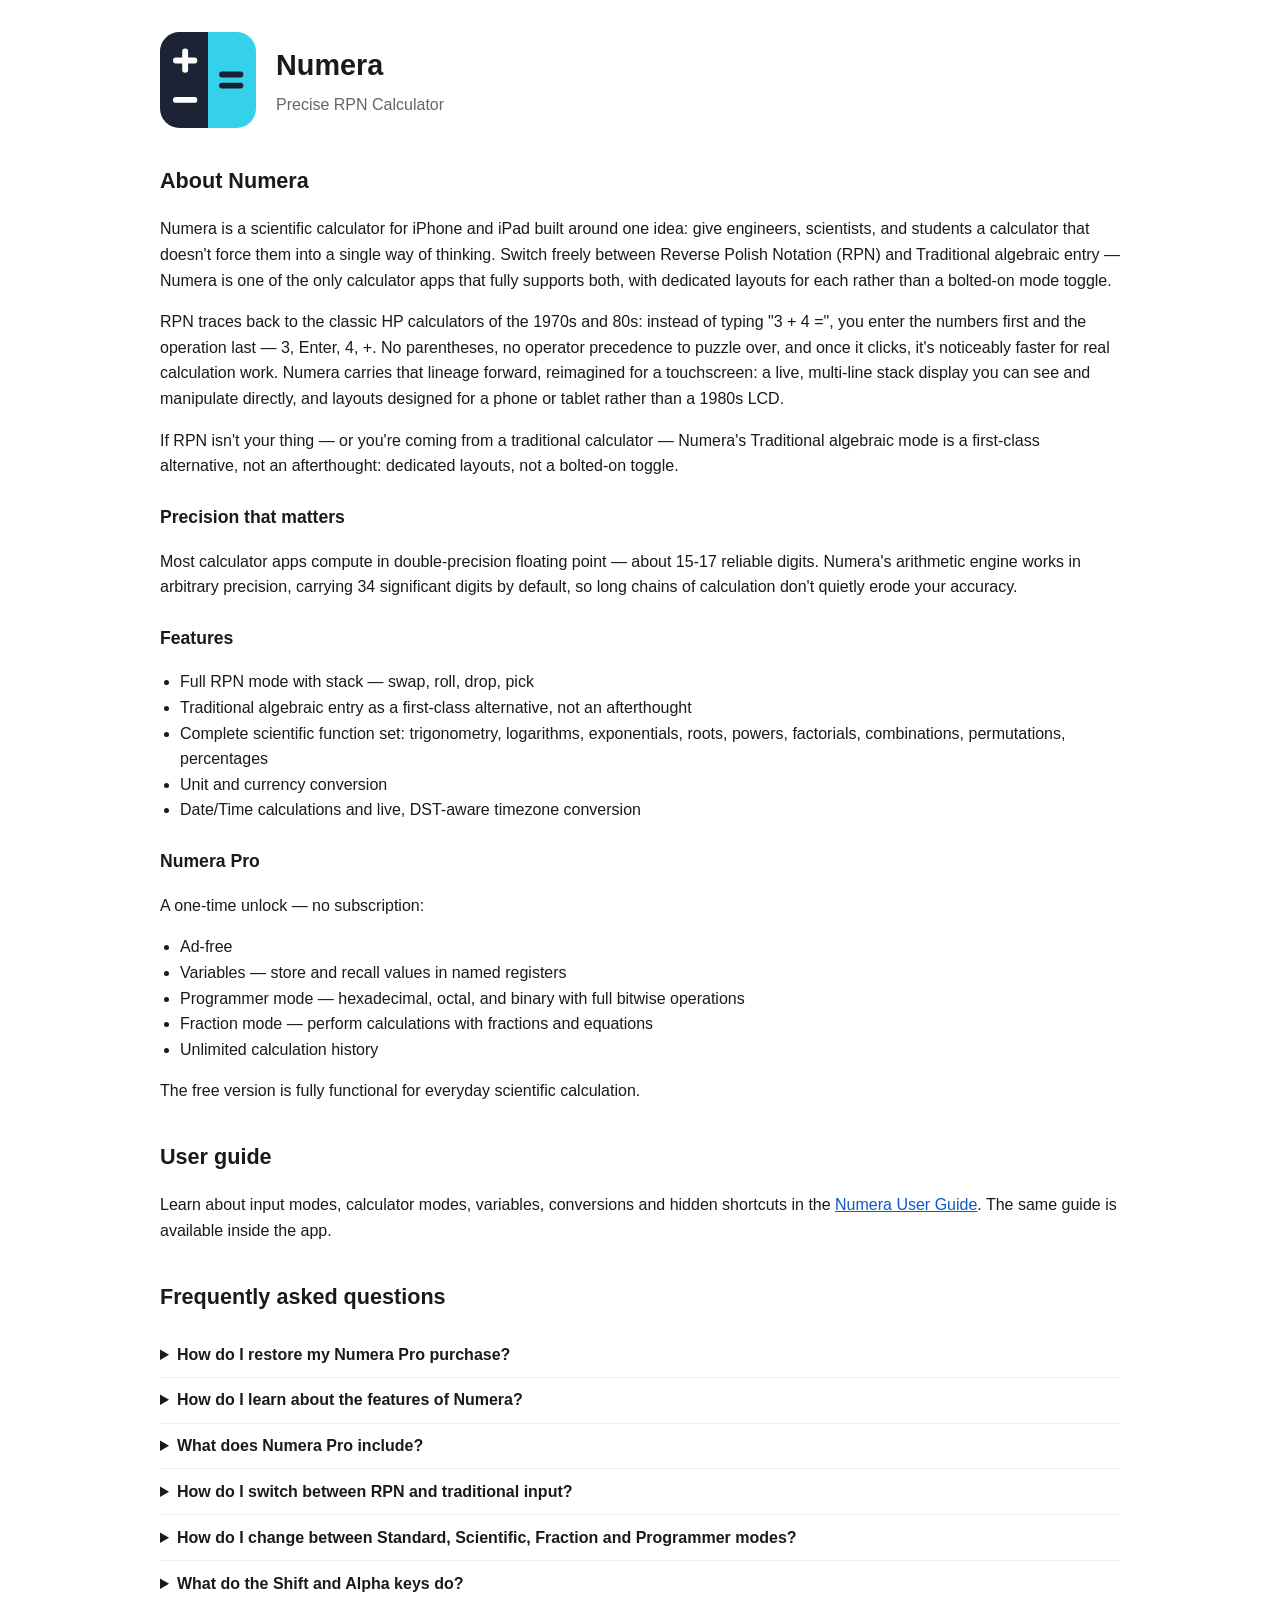
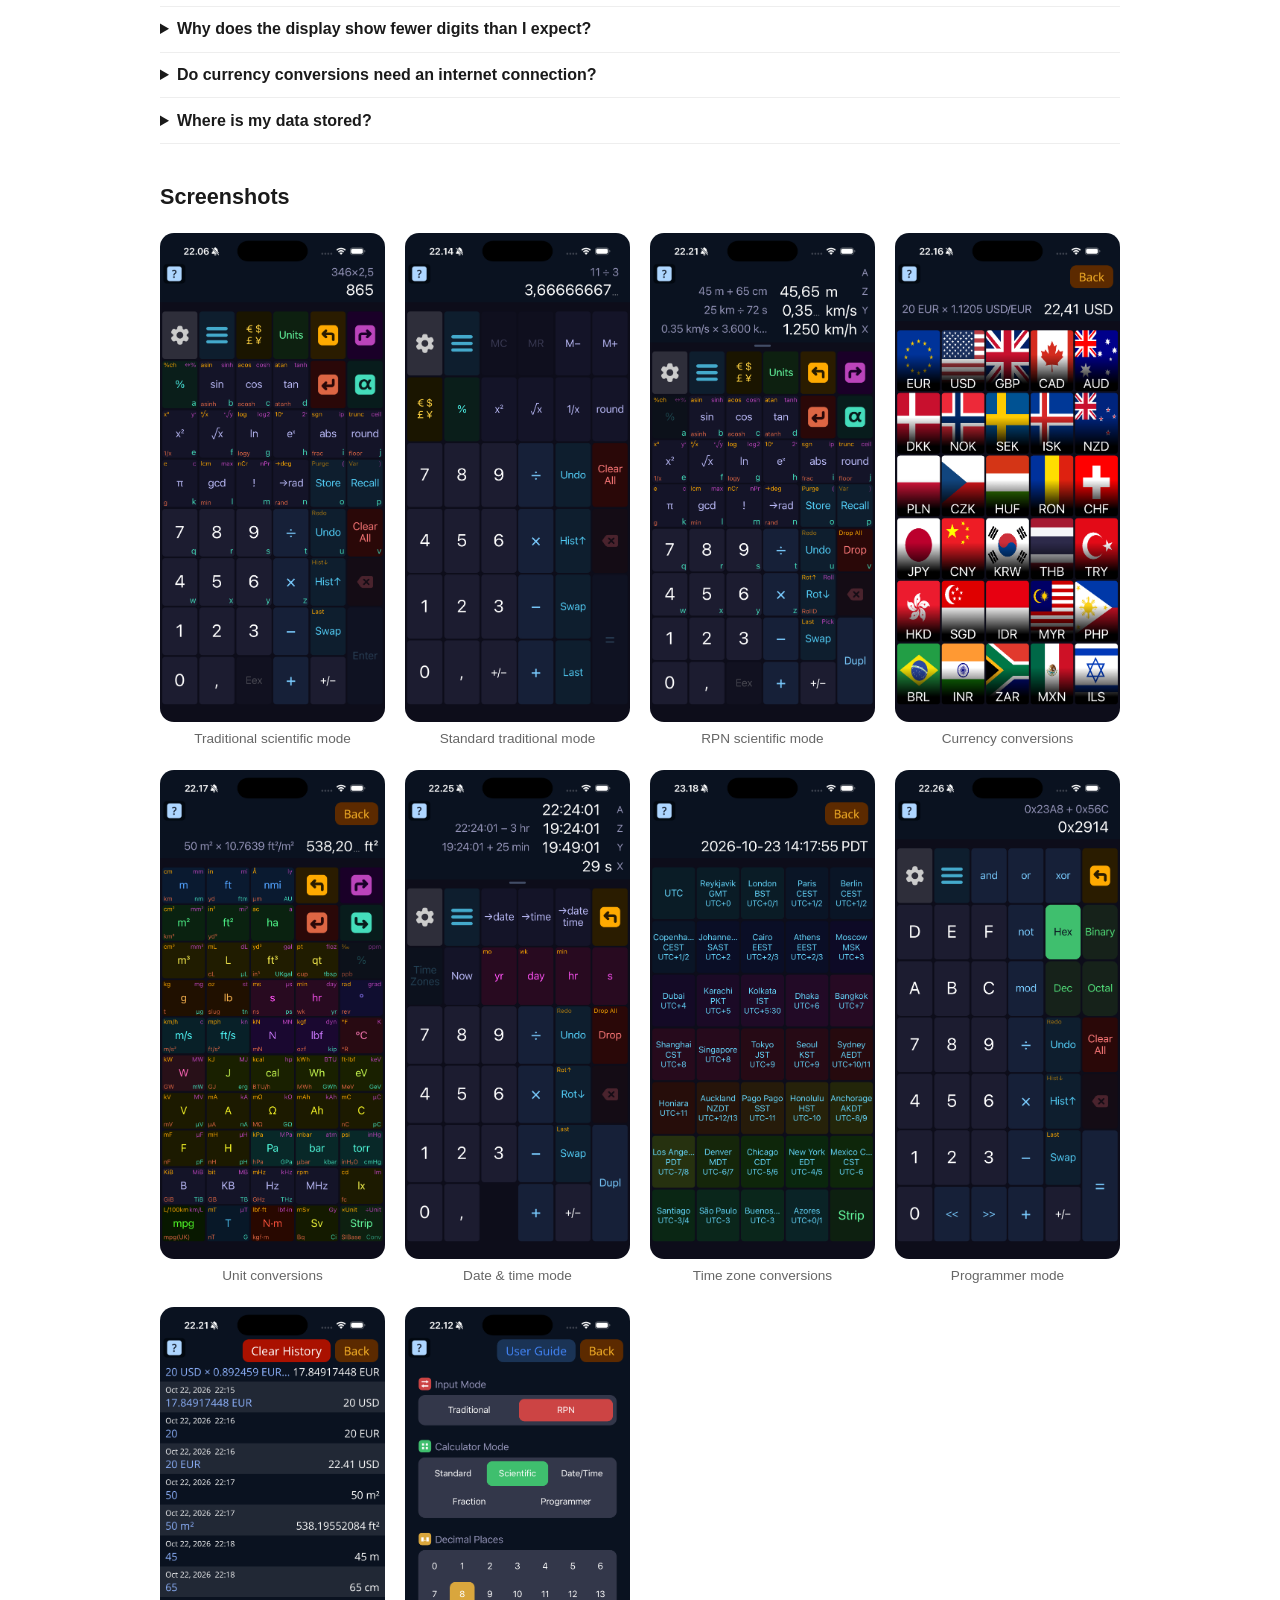
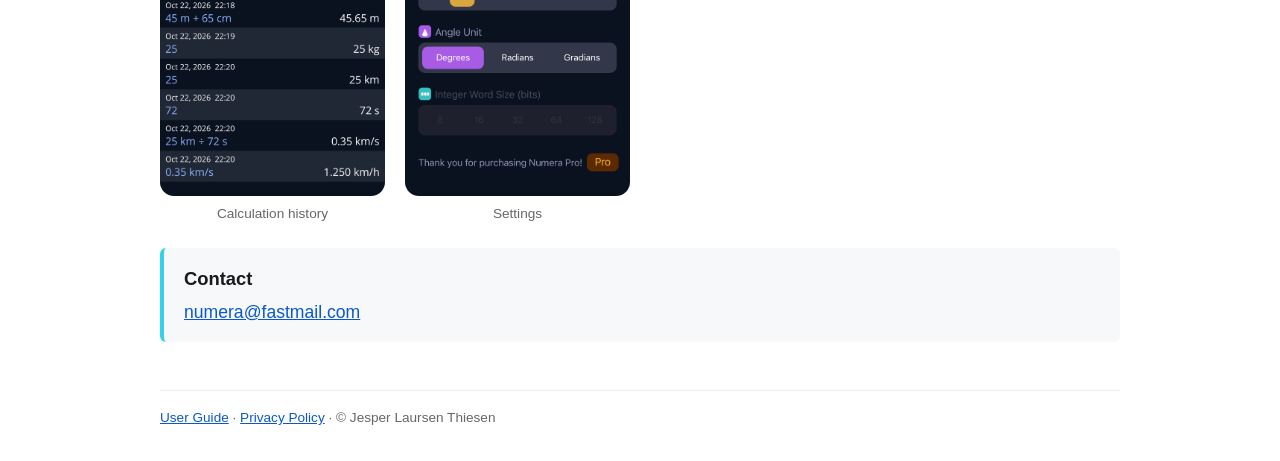
<file: index.html>
<!DOCTYPE html>
<html lang="en">
<head>
<meta charset="utf-8">
<meta name="viewport" content="width=device-width, initial-scale=1">
<title>Numera</title>
<meta name="description" content="Numera is a scientific calculator for iPhone and iPad that fully supports both RPN and Traditional algebraic entry.">
<link rel="icon" href="favicon.svg" type="image/svg+xml">
<link rel="stylesheet" href="style.css">
</head>
<body>
<main>

<header class="hero">
  <img src="logo.svg" alt="Numera app icon" width="96" height="96">
  <div>
    <h1>Numera</h1>
    <p>Precise RPN Calculator</p>
  </div>
</header>

<section class="about">
  <h2>About Numera</h2>
  <p>Numera is a scientific calculator for iPhone and iPad built around one idea: give engineers,
    scientists, and students a calculator that doesn't force them into a single way of thinking.
    Switch freely between Reverse Polish Notation (RPN) and Traditional algebraic entry — Numera is
    one of the only calculator apps that fully supports both, with dedicated layouts for each rather
    than a bolted-on mode toggle.</p>
  <p>RPN traces back to the classic HP calculators of the 1970s and 80s: instead of typing
    "3 + 4 =", you enter the numbers first and the operation last — 3, Enter, 4, +. No parentheses,
    no operator precedence to puzzle over, and once it clicks, it's noticeably faster for real
    calculation work. Numera carries that lineage forward, reimagined for a touchscreen: a live,
    multi-line stack display you can see and manipulate directly, and
    layouts designed for a phone or tablet rather than a 1980s LCD.</p>
  <p>If RPN isn't your thing — or you're coming from a traditional calculator — Numera's Traditional
    algebraic mode is a first-class alternative, not an afterthought: dedicated layouts, not a
    bolted-on toggle.</p>

  <h3>Precision that matters</h3>
  <p>Most calculator apps compute in double-precision floating point — about 15-17 reliable digits.
    Numera's arithmetic engine works in arbitrary precision, carrying 34 significant digits by
    default, so long chains of calculation don't quietly erode your accuracy.</p>

  <h3>Features</h3>
  <ul>
    <li>Full RPN mode with stack — swap, roll, drop, pick</li>
    <li>Traditional algebraic entry as a first-class alternative, not an afterthought</li>
    <li>Complete scientific function set: trigonometry, logarithms, exponentials, roots, powers,
      factorials, combinations, permutations, percentages</li>
    <li>Unit and currency conversion</li>
    <li>Date/Time calculations and live, DST-aware timezone conversion</li>
  </ul>

  <h3>Numera Pro</h3>
  <p>A one-time unlock — no subscription:</p>
  <ul>
    <li>Ad-free</li>
    <li>Variables — store and recall values in named registers</li>
    <li>Programmer mode — hexadecimal, octal, and binary with full bitwise operations</li>
    <li>Fraction mode — perform calculations with fractions and equations</li>
    <li>Unlimited calculation history</li>
  </ul>
  <p>The free version is fully functional for everyday scientific calculation.</p>
</section>

<h2>User guide</h2>
<p>Learn about input modes, calculator modes, variables, conversions and hidden shortcuts in the
  <a href="guide/">Numera User Guide</a>. The same guide is available inside the app.</p>

<h2>Frequently asked questions</h2>

<details>
  <summary>How do I restore my Numera Pro purchase?</summary>
  <p>Open <strong>Settings</strong> and tap <strong>Restore Purchase</strong>, signed in with the same Apple
    Account used to buy Numera Pro. You can also tap <strong>Restore Purchase</strong> on the Numera Pro screen.</p>
</details>

<details>
  <summary>How do I learn about the features of Numera?</summary>
  <p><strong>Help Hint button:</strong> tap the <strong>?</strong> button in the upper-left corner of the
    calculator to enter Help Hint mode. The calculator freezes, and tapping any button shows a popup describing
    what it does. Tap the <strong>?</strong> again, or the popup, to leave Help Hint mode.</p>
  <p><strong>User guide:</strong> in the app, open <strong>Settings</strong>
    and tap the <strong>User Guide</strong> button at the top. You can also access it here at <a href="guide/">Numera User Guide</a>.</p>
</details>

<details>
  <summary>What does Numera Pro include?</summary>
  <p>A one-time purchase, with no subscription: variables, Programmer layouts (hex, octal, binary and
    bitwise operations), Fraction and equation mode, full calculation history, and all future Pro features.
    Pro also removes advertising.</p>
</details>

<details>
  <summary>How do I switch between RPN and traditional input?</summary>
  <p>Go to <strong>Settings</strong> &rarr; <strong>Input Mode</strong>. You can switch at any time, and your
    current value carries over. See the <a href="guide/">user guide</a> for how RPN works.</p>
</details>

<details>
  <summary>How do I change between Standard, Scientific, Fraction and Programmer modes?</summary>
  <p>Go to <strong>Settings</strong> &rarr; <strong>Calculator Mode</strong>.</p>
</details>

<details>
  <summary>What do the Shift and Alpha keys do?</summary>
  <p>Each button can carry alternate functions in its corners. Use the <strong>Shift</strong> keys to reach them,
    or the Alpha key to pick variable names. You can also press a button and slide toward the corner holding the
    action you want. Tap the <strong>?</strong> icon in the top-left status bar, then tap any button to see what it does.</p>
</details>

<details>
  <summary>Why does the display show fewer digits than I expect?</summary>
  <p>Numera rounds the display to your decimal-places setting but keeps full precision internally.
    Tap the value on screen to toggle between the rounded and the full-precision display.
    Change the number of decimal places displayed in <strong>Settings</strong>.</p>
</details>

<details>
  <summary>Do currency conversions need an internet connection?</summary>
  <p>Currency conversions use live exchange rates, so they need a connection to update.</p>
</details>

<details>
  <summary>Where is my data stored?</summary>
  <p>Your calculations, history, variables and settings are stored only on your device. See the
    <a href="https://jthiesen.github.io/numera-info/">Privacy Policy</a> for details.</p>
</details>

<h2>Screenshots</h2>
<ul class="shots">
  <li><figure><button class="zoom" type="button"><img src="img/01-traditional-scientific.png" width="1206" height="2622" loading="lazy" alt="Traditional scientific calculator keypad"></button><figcaption>Traditional scientific mode</figcaption></figure></li>
  <li><figure><button class="zoom" type="button"><img src="img/02-standard-traditional.png" width="1206" height="2622" loading="lazy" alt="Standard calculator keypad"></button><figcaption>Standard traditional mode</figcaption></figure></li>
  <li><figure><button class="zoom" type="button"><img src="img/03-rpn-scientific.png" width="1206" height="2622" loading="lazy" alt="Scientific calculator with a multi-line stack display"></button><figcaption>RPN scientific mode</figcaption></figure></li>
  <li><figure><button class="zoom" type="button"><img src="img/04-currencies.png" width="1206" height="2622" loading="lazy" alt="Currency conversion browser"></button><figcaption>Currency conversions</figcaption></figure></li>
  <li><figure><button class="zoom" type="button"><img src="img/05-units.png" width="1206" height="2622" loading="lazy" alt="Unit conversion browser"></button><figcaption>Unit conversions</figcaption></figure></li>
  <li><figure><button class="zoom" type="button"><img src="img/06-date-time.png" width="1206" height="2622" loading="lazy" alt="Date and time calculations"></button><figcaption>Date &amp; time mode</figcaption></figure></li>
  <li><figure><button class="zoom" type="button"><img src="img/07-timezones.png" width="1206" height="2622" loading="lazy" alt="Time zone conversion"></button><figcaption>Time zone conversions</figcaption></figure></li>
  <li><figure><button class="zoom" type="button"><img src="img/08-programmer.png" width="1206" height="2622" loading="lazy" alt="Programmer mode with hexadecimal keypad"></button><figcaption>Programmer mode</figcaption></figure></li>
  <li><figure><button class="zoom" type="button"><img src="img/09-history.png" width="1206" height="2622" loading="lazy" alt="Calculation history"></button><figcaption>Calculation history</figcaption></figure></li>
  <li><figure><button class="zoom" type="button"><img src="img/10-settings.png" width="1206" height="2622" loading="lazy" alt="Settings screen"></button><figcaption>Settings</figcaption></figure></li>
</ul>

<section class="contact">
  <h2>Contact</h2>
  <p><a href="mailto:numera@fastmail.com">numera@fastmail.com</a></p>
</section>

</main>

<dialog class="lightbox" aria-label="Screenshot viewer">
  <img alt="">
  <p class="lb-caption"></p>
  <button type="button" class="lb-btn lb-close" aria-label="Close">&times;</button>
  <button type="button" class="lb-btn lb-prev" aria-label="Previous screenshot">&lsaquo;</button>
  <button type="button" class="lb-btn lb-next" aria-label="Next screenshot">&rsaquo;</button>
</dialog>

<script>
(function () {
  var dialog = document.querySelector(".lightbox");
  if (!dialog || !dialog.showModal) { return; }
  var thumbs = Array.prototype.slice.call(document.querySelectorAll(".shots .zoom"));
  var img = dialog.querySelector("img");
  var caption = dialog.querySelector(".lb-caption");
  var current = 0;

  function show(i) {
    current = (i + thumbs.length) % thumbs.length;
    var src = thumbs[current].querySelector("img");
    img.src = src.getAttribute("src");
    img.alt = src.alt;
    caption.textContent = thumbs[current].parentNode.querySelector("figcaption").textContent;
  }

  thumbs.forEach(function (t, i) {
    t.addEventListener("click", function () {
      show(i);
      dialog.showModal();
      document.documentElement.classList.add("lb-open");
    });
  });

  dialog.querySelector(".lb-prev").addEventListener("click", function (e) { e.stopPropagation(); show(current - 1); });
  dialog.querySelector(".lb-next").addEventListener("click", function (e) { e.stopPropagation(); show(current + 1); });
  dialog.addEventListener("click", function () { dialog.close(); });
  dialog.addEventListener("close", function () {
    document.documentElement.classList.remove("lb-open");
    thumbs[current].focus();
  });
  dialog.addEventListener("keydown", function (e) {
    if (e.key === "ArrowLeft") { show(current - 1); }
    else if (e.key === "ArrowRight") { show(current + 1); }
  });
})();
</script>

<footer>
  <a href="guide/">User Guide</a> &middot;
  <a href="https://jthiesen.github.io/numera-info/">Privacy Policy</a> &middot;
  &copy; Jesper Laursen Thiesen
</footer>
</body>
</html>
</file>
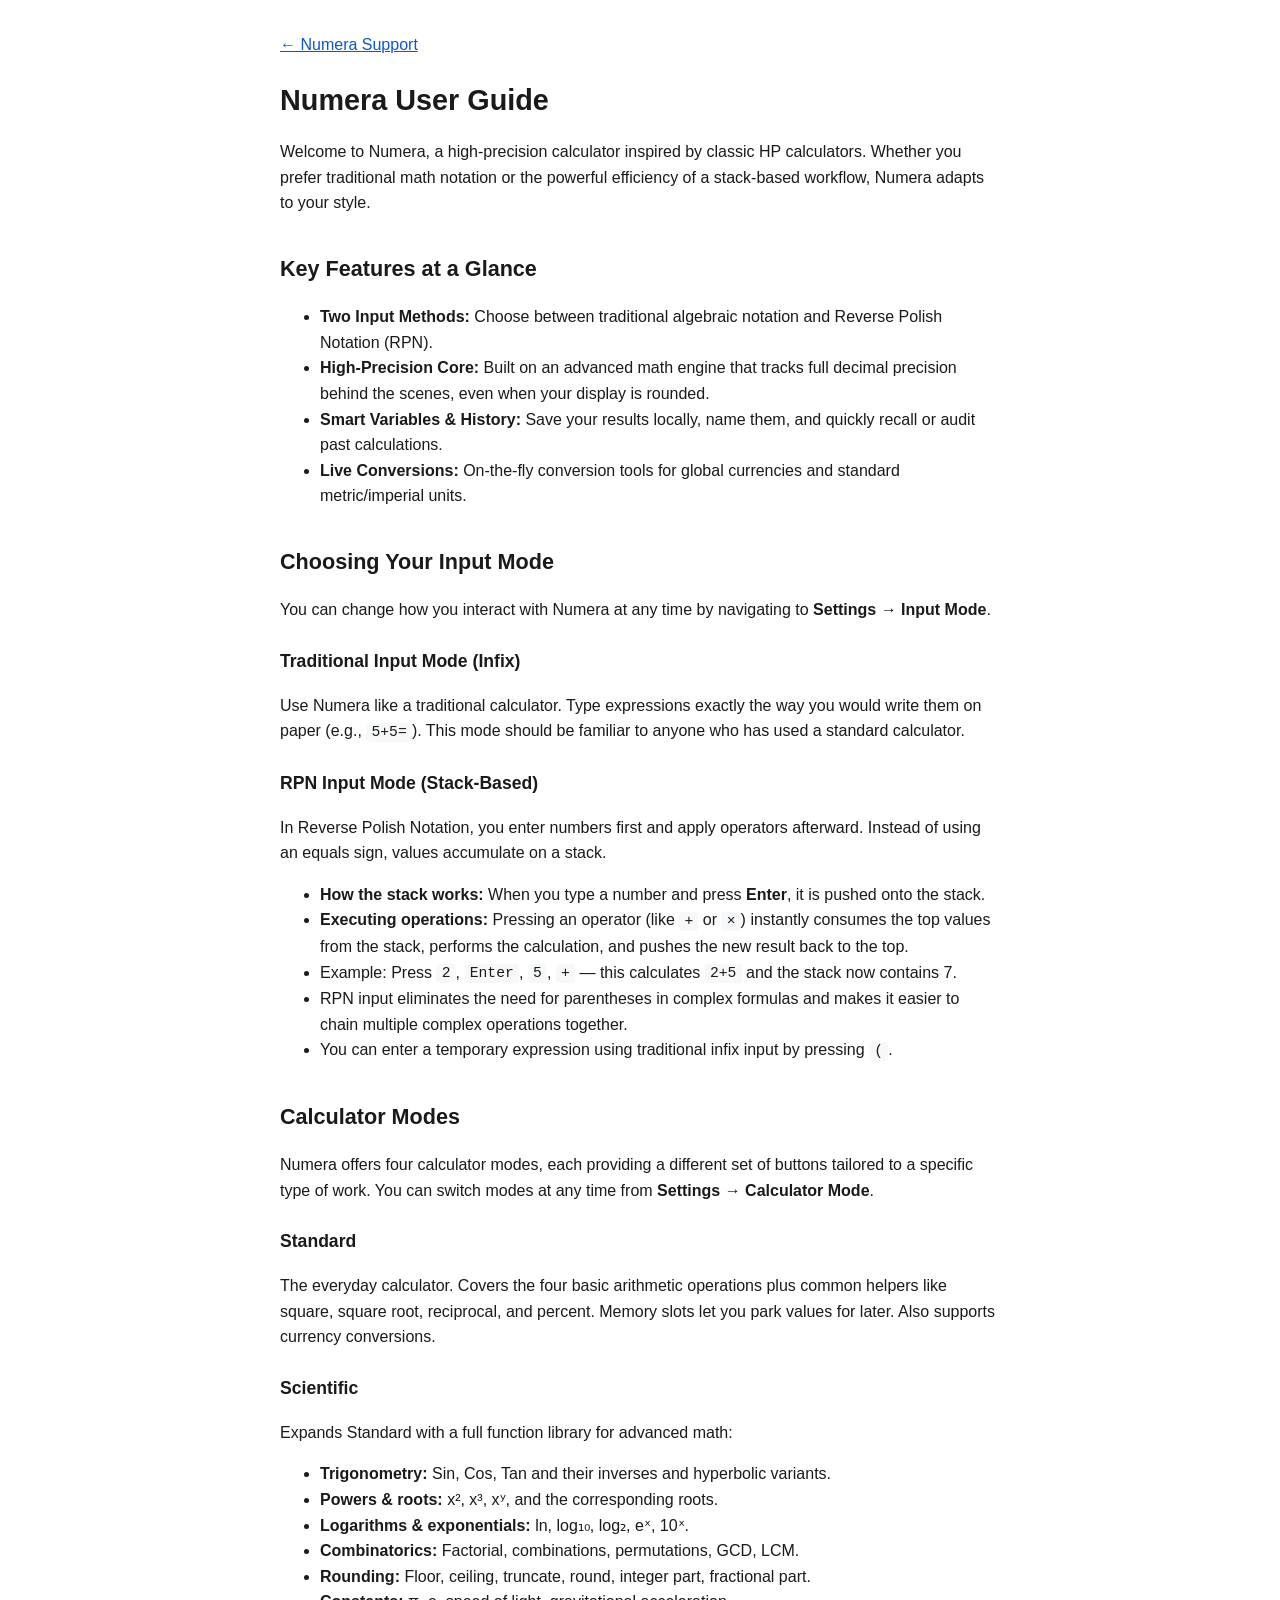
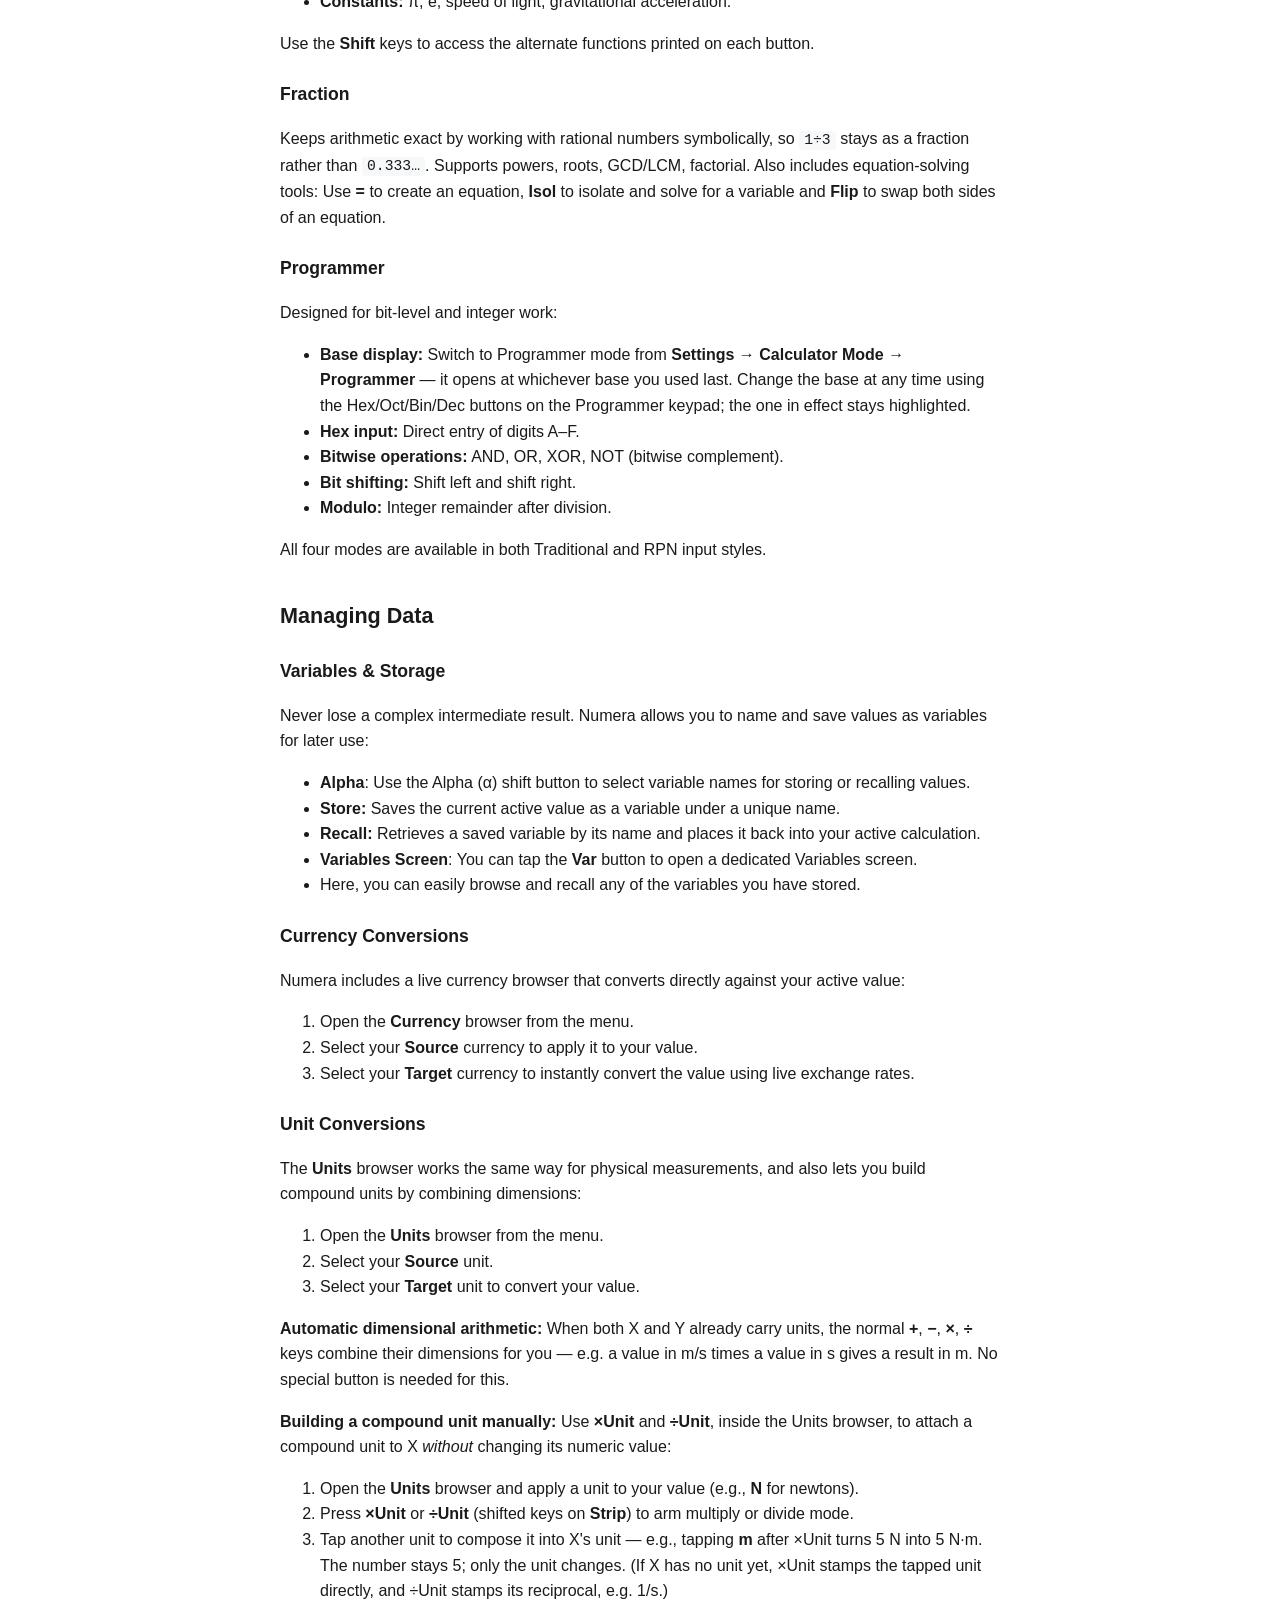
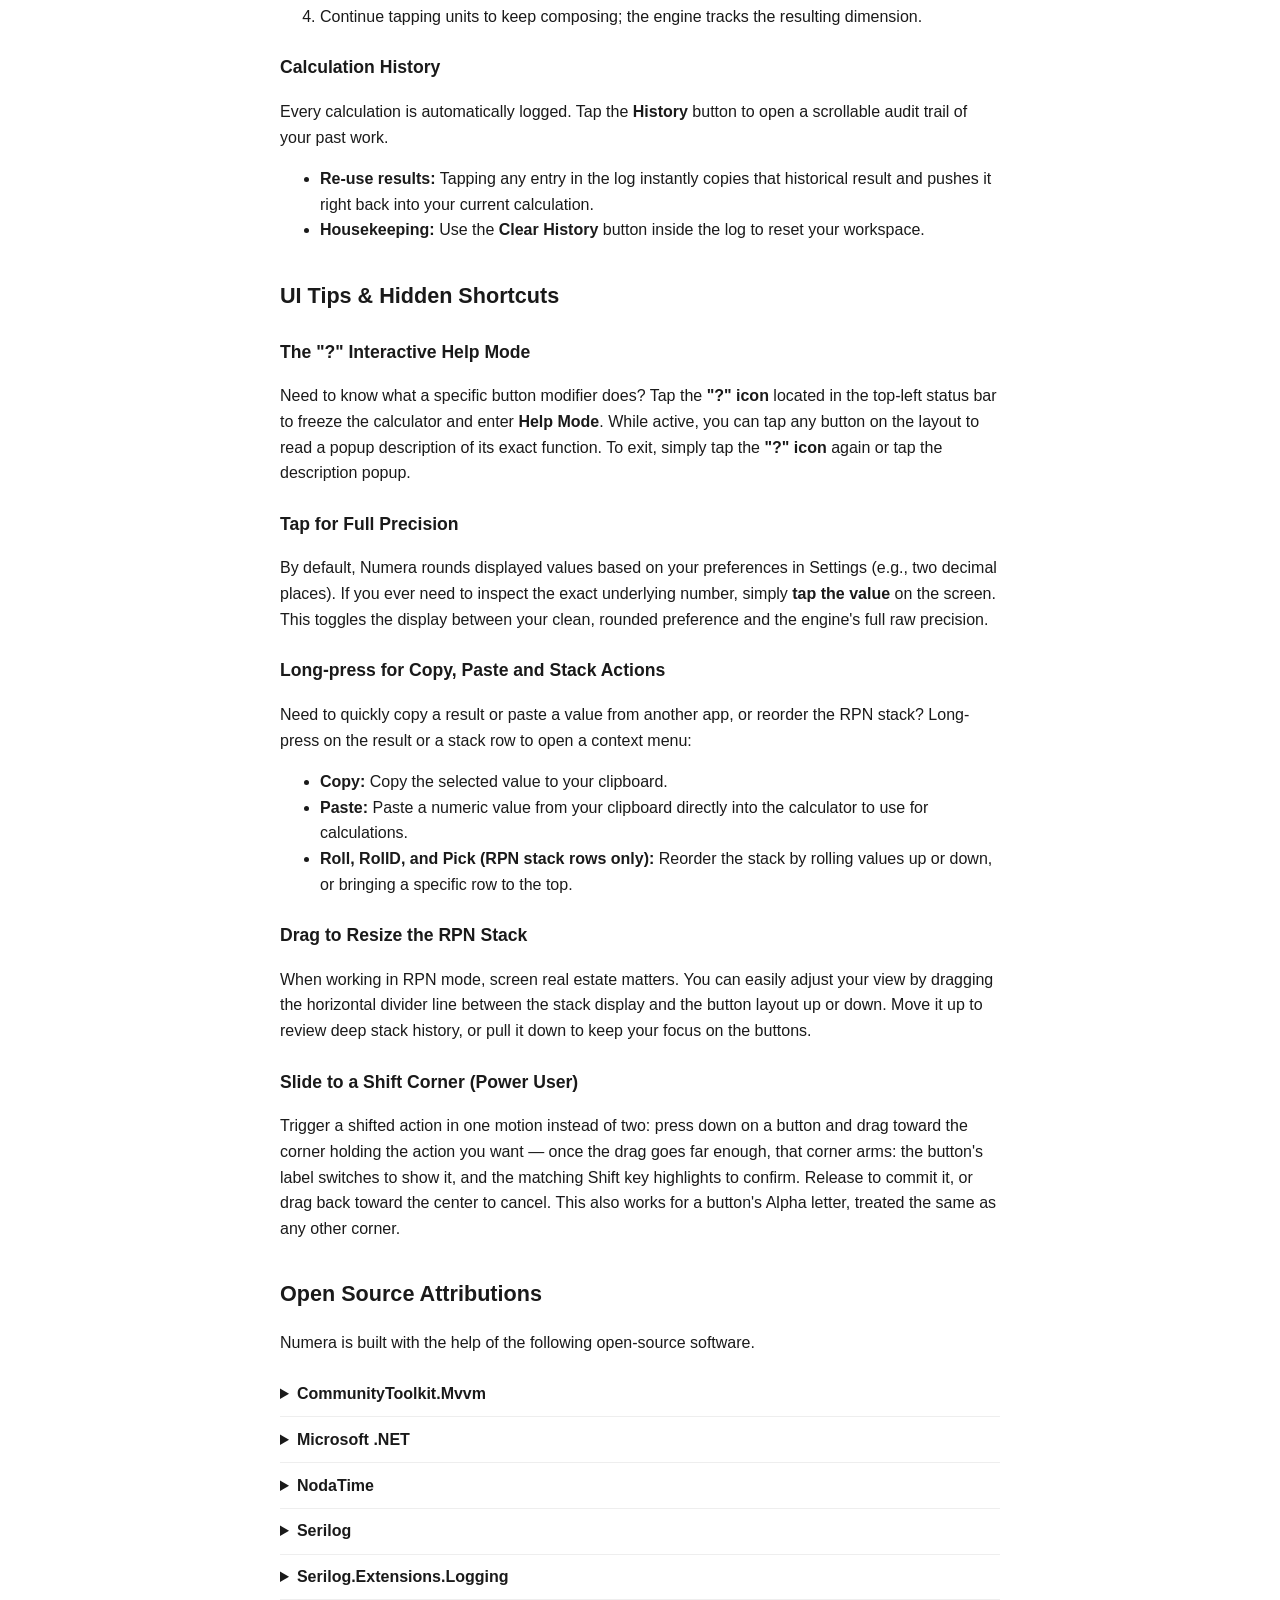
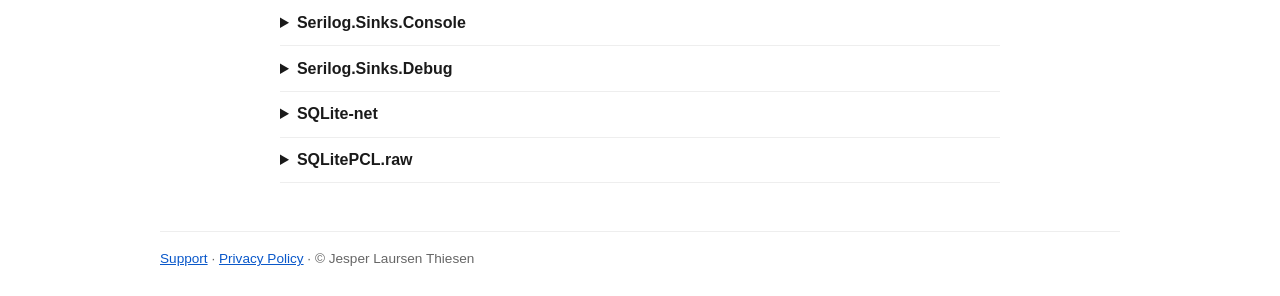
<file: guide/index.html>
<!DOCTYPE html>
<html lang="en">
<head>
<meta charset="utf-8">
<meta name="viewport" content="width=device-width, initial-scale=1">
<title>Numera — User Guide</title>
<link rel="icon" href="../favicon.svg" type="image/svg+xml">
<link rel="stylesheet" href="../style.css">
</head>
<body>
<main class="narrow">
<p class="crumb"><a href="../">&larr; Numera Support</a></p>
<h1>Numera User Guide</h1>
<p>Welcome to Numera, a high-precision calculator inspired by classic HP calculators. Whether you prefer traditional math notation or the powerful efficiency of a stack-based workflow, Numera adapts to your style.</p>
<h2>Key Features at a Glance</h2>
<ul><li><strong>Two Input Methods:</strong> Choose between traditional algebraic notation and Reverse Polish Notation (RPN).</li><li><strong>High-Precision Core:</strong> Built on an advanced math engine that tracks full decimal precision behind the scenes, even when your display is rounded.</li><li><strong>Smart Variables &amp; History:</strong> Save your results locally, name them, and quickly recall or audit past calculations.</li><li><strong>Live Conversions:</strong> On-the-fly conversion tools for global currencies and standard metric/imperial units.</li></ul>
<h2>Choosing Your Input Mode</h2>
<p>You can change how you interact with Numera at any time by navigating to <strong>Settings</strong> → <strong>Input Mode</strong>.</p>
<h3>Traditional Input Mode (Infix)</h3>
<p>Use Numera like a traditional calculator. Type expressions exactly the way you would write them on paper (e.g., <code>5+5=</code>). This mode should be familiar to anyone who has used a standard calculator.</p>
<h3>RPN Input Mode (Stack-Based)</h3>
<p>In Reverse Polish Notation, you enter numbers first and apply operators afterward. Instead of using an equals sign, values accumulate on a stack.</p>
<ul><li><strong>How the stack works:</strong> When you type a number and press <strong>Enter</strong>, it is pushed onto the stack.</li><li><strong>Executing operations:</strong> Pressing an operator (like <code>+</code> or <code>×</code>) instantly consumes the top values from the stack, performs the calculation, and pushes the new result back to the top.</li><li>Example: Press <code>2</code>, <code>Enter</code>, <code>5</code>, <code>+</code> — this calculates <code>2+5</code> and the stack now contains 7.</li><li>RPN input eliminates the need for parentheses in complex formulas and makes it easier to chain multiple complex operations together.</li><li>You can enter a temporary expression using traditional infix input by pressing <code>(</code>.</li></ul>
<h2>Calculator Modes</h2>
<p>Numera offers four calculator modes, each providing a different set of buttons tailored to a specific type of work. You can switch modes at any time from <strong>Settings</strong> → <strong>Calculator Mode</strong>.</p>
<h3>Standard</h3>
<p>The everyday calculator. Covers the four basic arithmetic operations plus common helpers like square, square root, reciprocal, and percent. Memory slots let you park values for later. Also supports currency conversions.</p>
<h3>Scientific</h3>
<p>Expands Standard with a full function library for advanced math:</p>
<ul><li><strong>Trigonometry:</strong> Sin, Cos, Tan and their inverses and hyperbolic variants.</li><li><strong>Powers &amp; roots:</strong> x², x³, xʸ, and the corresponding roots.</li><li><strong>Logarithms &amp; exponentials:</strong> ln, log₁₀, log₂, eˣ, 10ˣ.</li><li><strong>Combinatorics:</strong> Factorial, combinations, permutations, GCD, LCM.</li><li><strong>Rounding:</strong> Floor, ceiling, truncate, round, integer part, fractional part.</li><li><strong>Constants:</strong> π, e, speed of light, gravitational acceleration.</li></ul>
<p>Use the <strong>Shift</strong> keys to access the alternate functions printed on each button.</p>
<h3>Fraction</h3>
<p>Keeps arithmetic exact by working with rational numbers symbolically, so <code>1÷3</code> stays as a fraction rather than <code>0.333…</code>. Supports powers, roots, GCD/LCM, factorial. Also includes equation-solving tools: Use <strong>=</strong> to create an equation, <strong>Isol</strong> to isolate and solve for a variable and <strong>Flip</strong> to swap both sides of an equation.</p>
<h3>Programmer</h3>
<p>Designed for bit-level and integer work:</p>
<ul><li><strong>Base display:</strong> Switch to Programmer mode from <strong>Settings</strong> → <strong>Calculator Mode</strong> → <strong>Programmer</strong> — it opens at whichever base you used last. Change the base at any time using the Hex/Oct/Bin/Dec buttons on the Programmer keypad; the one in effect stays highlighted.</li><li><strong>Hex input:</strong> Direct entry of digits A–F.</li><li><strong>Bitwise operations:</strong> AND, OR, XOR, NOT (bitwise complement).</li><li><strong>Bit shifting:</strong> Shift left and shift right.</li><li><strong>Modulo:</strong> Integer remainder after division.</li></ul>
<p>All four modes are available in both Traditional and RPN input styles.</p>
<h2>Managing Data</h2>
<h3>Variables &amp; Storage</h3>
<p>Never lose a complex intermediate result. Numera allows you to name and save values as variables for later use:</p>
<ul><li><strong>Alpha</strong>: Use the Alpha (α) shift button to select variable names for storing or recalling values.</li><li><strong>Store:</strong> Saves the current active value as a variable under a unique name.</li><li><strong>Recall:</strong> Retrieves a saved variable by its name and places it back into your active calculation.</li><li><strong>Variables Screen</strong>: You can tap the <strong>Var</strong> button to open a dedicated Variables screen.</li><li>Here, you can easily browse and recall any of the variables you have stored.</li></ul>
<h3>Currency Conversions</h3>
<p>Numera includes a live currency browser that converts directly against your active value:</p>
<ol><li>Open the <strong>Currency</strong> browser from the menu.</li><li>Select your <strong>Source</strong> currency to apply it to your value.</li><li>Select your <strong>Target</strong> currency to instantly convert the value using live exchange rates.</li></ol>
<h3>Unit Conversions</h3>
<p>The <strong>Units</strong> browser works the same way for physical measurements, and also lets you build compound units by combining dimensions:</p>
<ol><li>Open the <strong>Units</strong> browser from the menu.</li><li>Select your <strong>Source</strong> unit.</li><li>Select your <strong>Target</strong> unit to convert your value.</li></ol>
<p><strong>Automatic dimensional arithmetic:</strong> When both X and Y already carry units, the normal <strong>+</strong>, <strong>−</strong>, <strong>×</strong>, <strong>÷</strong> keys combine their dimensions for you — e.g. a value in m/s times a value in s gives a result in m. No special button is needed for this.</p>
<p><strong>Building a compound unit manually:</strong> Use <strong>×Unit</strong> and <strong>÷Unit</strong>, inside the Units browser, to attach a compound unit to X <em>without</em> changing its numeric value:</p>
<ol><li>Open the <strong>Units</strong> browser and apply a unit to your value (e.g., <strong>N</strong> for newtons).</li><li>Press <strong>×Unit</strong> or <strong>÷Unit</strong> (shifted keys on <strong>Strip</strong>) to arm multiply or divide mode.</li><li>Tap another unit to compose it into X's unit — e.g., tapping <strong>m</strong> after ×Unit turns 5 N into 5 N·m. The number stays 5; only the unit changes. (If X has no unit yet, ×Unit stamps the tapped unit directly, and ÷Unit stamps its reciprocal, e.g. 1/s.)</li><li>Continue tapping units to keep composing; the engine tracks the resulting dimension.</li></ol>
<h3>Calculation History</h3>
<p>Every calculation is automatically logged. Tap the <strong>History</strong> button to open a scrollable audit trail of your past work.</p>
<ul><li><strong>Re-use results:</strong> Tapping any entry in the log instantly copies that historical result and pushes it right back into your current calculation.</li><li><strong>Housekeeping:</strong> Use the <strong>Clear History</strong> button inside the log to reset your workspace.</li></ul>
<h2>UI Tips &amp; Hidden Shortcuts</h2>
<h3>The "?" Interactive Help Mode</h3>
<p>Need to know what a specific button modifier does? Tap the <strong>"?" icon</strong> located in the top-left status bar to freeze the calculator and enter <strong>Help Mode</strong>. While active, you can tap any button on the layout to read a popup description of its exact function. To exit, simply tap the <strong>"?" icon</strong> again or tap the description popup.</p>
<h3>Tap for Full Precision</h3>
<p>By default, Numera rounds displayed values based on your preferences in Settings (e.g., two decimal places). If you ever need to inspect the exact underlying number, simply <strong>tap the value</strong> on the screen. This toggles the display between your clean, rounded preference and the engine's full raw precision.</p>
<h3>Long-press for Copy, Paste and Stack Actions</h3>
<p>Need to quickly copy a result or paste a value from another app, or reorder the RPN stack? Long-press on the result or a stack row to open a context menu:</p>
<ul><li><strong>Copy:</strong> Copy the selected value to your clipboard.</li><li><strong>Paste:</strong> Paste a numeric value from your clipboard directly into the calculator to use for calculations.</li><li><strong>Roll, RollD, and Pick (RPN stack rows only):</strong> Reorder the stack by rolling values up or down, or bringing a specific row to the top.</li></ul>
<h3>Drag to Resize the RPN Stack</h3>
<p>When working in RPN mode, screen real estate matters. You can easily adjust your view by dragging the horizontal divider line between the stack display and the button layout up or down. Move it up to review deep stack history, or pull it down to keep your focus on the buttons.</p>
<h3>Slide to a Shift Corner (Power User)</h3>
<p>Trigger a shifted action in one motion instead of two: press down on a button and drag toward the corner holding the action you want — once the drag goes far enough, that corner arms: the button's label switches to show it, and the matching Shift key highlights to confirm. Release to commit it, or drag back toward the center to cancel. This also works for a button's Alpha letter, treated the same as any other corner.</p>
<h2 id="open-source">Open Source Attributions</h2>
<p>Numera is built with the help of the following open-source software.</p>
<details><summary>CommunityToolkit.Mvvm</summary><pre>The MIT License (MIT)
Copyright (c) Microsoft Corporation

Permission is hereby granted, free of charge, to any person obtaining a copy of this software and 
associated documentation files (the "Software"), to deal in the Software without restriction, 
including without limitation the rights to use, copy, modify, merge, publish, distribute, sublicense, 
and/or sell copies of the Software, and to permit persons to whom the Software is furnished to do so, 
subject to the following conditions:

The above copyright notice and this permission notice shall be included in all copies or substantial 
portions of the Software.

THE SOFTWARE IS PROVIDED "AS IS", WITHOUT WARRANTY OF ANY KIND, EXPRESS OR IMPLIED, INCLUDING BUT 
NOT LIMITED TO THE WARRANTIES OF MERCHANTABILITY, FITNESS FOR A PARTICULAR PURPOSE AND NONINFRINGEMENT. 
IN NO EVENT SHALL THE AUTHORS OR COPYRIGHT HOLDERS BE LIABLE FOR ANY CLAIM, DAMAGES OR OTHER LIABILITY, 
WHETHER IN AN ACTION OF CONTRACT, TORT OR OTHERWISE, ARISING FROM, OUT OF OR IN CONNECTION WITH THE 
SOFTWARE OR THE USE OR OTHER DEALINGS IN THE SOFTWARE.</pre></details>
<details><summary>Microsoft .NET</summary><pre>The MIT License (MIT)

Copyright (c) .NET Foundation and Contributors

All rights reserved.

Permission is hereby granted, free of charge, to any person obtaining a copy
of this software and associated documentation files (the "Software"), to deal
in the Software without restriction, including without limitation the rights
to use, copy, modify, merge, publish, distribute, sublicense, and/or sell
copies of the Software, and to permit persons to whom the Software is
furnished to do so, subject to the following conditions:

The above copyright notice and this permission notice shall be included in all
copies or substantial portions of the Software.

THE SOFTWARE IS PROVIDED "AS IS", WITHOUT WARRANTY OF ANY KIND, EXPRESS OR
IMPLIED, INCLUDING BUT NOT LIMITED TO THE WARRANTIES OF MERCHANTABILITY,
FITNESS FOR A PARTICULAR PURPOSE AND NONINFRINGEMENT. IN NO EVENT SHALL THE
AUTHORS OR COPYRIGHT HOLDERS BE LIABLE FOR ANY CLAIM, DAMAGES OR OTHER
LIABILITY, WHETHER IN AN ACTION OF CONTRACT, TORT OR OTHERWISE, ARISING FROM,
OUT OF OR IN CONNECTION WITH THE SOFTWARE OR THE USE OR OTHER DEALINGS IN THE
SOFTWARE.</pre></details>
<details><summary>NodaTime</summary><pre>Copyright 2009 The Noda Time Authors. All rights reserved.

This product includes ports of software developed by Joda.org
(http://www.joda.org/). Portions of Noda Time were derived from Joda
Time 1.6.0; Joda Time 1.6.0 is copyright 2001-2009 Stephen Colebourne.

Licensed under the Apache License, Version 2.0:

                                Apache License
                        Version 2.0, January 2004
                        http://www.apache.org/licenses/

TERMS AND CONDITIONS FOR USE, REPRODUCTION, AND DISTRIBUTION

1. Definitions.

    "License" shall mean the terms and conditions for use, reproduction,
    and distribution as defined by Sections 1 through 9 of this document.

    "Licensor" shall mean the copyright owner or entity authorized by
    the copyright owner that is granting the License.

    "Legal Entity" shall mean the union of the acting entity and all
    other entities that control, are controlled by, or are under common
    control with that entity. For the purposes of this definition,
    "control" means (i) the power, direct or indirect, to cause the
    direction or management of such entity, whether by contract or
    otherwise, or (ii) ownership of fifty percent (50%) or more of the
    outstanding shares, or (iii) beneficial ownership of such entity.

    "You" (or "Your") shall mean an individual or Legal Entity
    exercising permissions granted by this License.

    "Source" form shall mean the preferred form for making modifications,
    including but not limited to software source code, documentation
    source, and configuration files.

    "Object" form shall mean any form resulting from mechanical
    transformation or translation of a Source form, including but
    not limited to compiled object code, generated documentation,
    and conversions to other media types.

    "Work" shall mean the work of authorship, whether in Source or
    Object form, made available under the License, as indicated by a
    copyright notice that is included in or attached to the work
    (an example is provided in the Appendix below).

    "Derivative Works" shall mean any work, whether in Source or Object
    form, that is based on (or derived from) the Work and for which the
    editorial revisions, annotations, elaborations, or other modifications
    represent, as a whole, an original work of authorship. For the purposes
    of this License, Derivative Works shall not include works that remain
    separable from, or merely link (or bind by name) to the interfaces of,
    the Work and Derivative Works thereof.

    "Contribution" shall mean any work of authorship, including
    the original version of the Work and any modifications or additions
    to that Work or Derivative Works thereof, that is intentionally
    submitted to Licensor for inclusion in the Work by the copyright owner
    or by an individual or Legal Entity authorized to submit on behalf of
    the copyright owner. For the purposes of this definition, "submitted"
    means any form of electronic, verbal, or written communication sent
    to the Licensor or its representatives, including but not limited to
    communication on electronic mailing lists, source code control systems,
    and issue tracking systems that are managed by, or on behalf of, the
    Licensor for the purpose of discussing and improving the Work, but
    excluding communication that is conspicuously marked or otherwise
    designated in writing by the copyright owner as "Not a Contribution."

    "Contributor" shall mean Licensor and any individual or Legal Entity
    on behalf of whom a Contribution has been received by Licensor and
    subsequently incorporated within the Work.

2. Grant of Copyright License. Subject to the terms and conditions of
    this License, each Contributor hereby grants to You a perpetual,
    worldwide, non-exclusive, no-charge, royalty-free, irrevocable
    copyright license to reproduce, prepare Derivative Works of,
    publicly display, publicly perform, sublicense, and distribute the
    Work and such Derivative Works in Source or Object form.

3. Grant of Patent License. Subject to the terms and conditions of
    this License, each Contributor hereby grants to You a perpetual,
    worldwide, non-exclusive, no-charge, royalty-free, irrevocable
    (except as stated in this section) patent license to make, have made,
    use, offer to sell, sell, import, and otherwise transfer the Work,
    where such license applies only to those patent claims licensable
    by such Contributor that are necessarily infringed by their
    Contribution(s) alone or by combination of their Contribution(s)
    with the Work to which such Contribution(s) was submitted. If You
    institute patent litigation against any entity (including a
    cross-claim or counterclaim in a lawsuit) alleging that the Work
    or a Contribution incorporated within the Work constitutes direct
    or contributory patent infringement, then any patent licenses
    granted to You under this License for that Work shall terminate
    as of the date such litigation is filed.

4. Redistribution. You may reproduce and distribute copies of the
    Work or Derivative Works thereof in any medium, with or without
    modifications, and in Source or Object form, provided that You
    meet the following conditions:

    (a) You must give any other recipients of the Work or
        Derivative Works a copy of this License; and

    (b) You must cause any modified files to carry prominent notices
        stating that You changed the files; and

    (c) You must retain, in the Source form of any Derivative Works
        that You distribute, all copyright, patent, trademark, and
        attribution notices from the Source form of the Work,
        excluding those notices that do not pertain to any part of
        the Derivative Works; and

    (d) If the Work includes a "NOTICE" text file as part of its
        distribution, then any Derivative Works that You distribute must
        include a readable copy of the attribution notices contained
        within such NOTICE file, excluding those notices that do not
        pertain to any part of the Derivative Works, in at least one
        of the following places: within a NOTICE text file distributed
        as part of the Derivative Works; within the Source form or
        documentation, if provided along with the Derivative Works; or,
        within a display generated by the Derivative Works, if and
        wherever such third-party notices normally appear. The contents
        of the NOTICE file are for informational purposes only and
        do not modify the License. You may add Your own attribution
        notices within Derivative Works that You distribute, alongside
        or as an addendum to the NOTICE text from the Work, provided
        that such additional attribution notices cannot be construed
        as modifying the License.

    You may add Your own copyright statement to Your modifications and
    may provide additional or different license terms and conditions
    for use, reproduction, or distribution of Your modifications, or
    for any such Derivative Works as a whole, provided Your use,
    reproduction, and distribution of the Work otherwise complies with
    the conditions stated in this License.

5. Submission of Contributions. Unless You explicitly state otherwise,
    any Contribution intentionally submitted for inclusion in the Work
    by You to the Licensor shall be under the terms and conditions of
    this License, without any additional terms or conditions.
    Notwithstanding the above, nothing herein shall supersede or modify
    the terms of any separate license agreement you may have executed
    with Licensor regarding such Contributions.

6. Trademarks. This License does not grant permission to use the trade
    names, trademarks, service marks, or product names of the Licensor,
    except as required for reasonable and customary use in describing the
    origin of the Work and reproducing the content of the NOTICE file.

7. Disclaimer of Warranty. Unless required by applicable law or
    agreed to in writing, Licensor provides the Work (and each
    Contributor provides its Contributions) on an "AS IS" BASIS,
    WITHOUT WARRANTIES OR CONDITIONS OF ANY KIND, either express or
    implied, including, without limitation, any warranties or conditions
    of TITLE, NON-INFRINGEMENT, MERCHANTABILITY, or FITNESS FOR A
    PARTICULAR PURPOSE. You are solely responsible for determining the
    appropriateness of using or redistributing the Work and assume any
    risks associated with Your exercise of permissions under this License.

8. Limitation of Liability. In no event and under no legal theory,
    whether in tort (including negligence), contract, or otherwise,
    unless required by applicable law (such as deliberate and grossly
    negligent acts) or agreed to in writing, shall any Contributor be
    liable to You for damages, including any direct, indirect, special,
    incidental, or consequential damages of any character arising as a
    result of this License or out of the use or inability to use the
    Work (including but not limited to damages for loss of goodwill,
    work stoppage, computer failure or malfunction, or any and all
    other commercial damages or losses), even if such Contributor
    has been advised of the possibility of such damages.

9. Accepting Warranty or Additional Liability. While redistributing
    the Work or Derivative Works thereof, You may choose to offer,
    and charge a fee for, acceptance of support, warranty, indemnity,
    or other liability obligations and/or rights consistent with this
    License. However, in accepting such obligations, You may act only
    on Your own behalf and on Your sole responsibility, not on behalf
    of any other Contributor, and only if You agree to indemnify,
    defend, and hold each Contributor harmless for any liability
    incurred by, or claims asserted against, such Contributor by reason
    of your accepting any such warranty or additional liability.

END OF TERMS AND CONDITIONS

APPENDIX: How to apply the Apache License to your work.

    To apply the Apache License to your work, attach the following
    boilerplate notice, with the fields enclosed by brackets "[]"
    replaced with your own identifying information. (Don't include
    the brackets!)  The text should be enclosed in the appropriate
    comment syntax for the file format. We also recommend that a
    file or class name and description of purpose be included on the
    same "printed page" as the copyright notice for easier
    identification within third-party archives.

Copyright [yyyy] [name of copyright owner]

Licensed under the Apache License, Version 2.0 (the "License");
you may not use this file except in compliance with the License.
You may obtain a copy of the License at

    http://www.apache.org/licenses/LICENSE-2.0

Unless required by applicable law or agreed to in writing, software
distributed under the License is distributed on an "AS IS" BASIS,
WITHOUT WARRANTIES OR CONDITIONS OF ANY KIND, either express or implied.
See the License for the specific language governing permissions and
limitations under the License.</pre></details>
<details><summary>Serilog</summary><pre>Serilog is copyright © Serilog Contributors - Provided under the Apache License, Version 2.0. Needle and thread logo a derivative of work by Kenneth Appiah.

Licensed under the Apache License, Version 2.0:

Apache License
Version 2.0, January 2004
http://www.apache.org/licenses/

TERMS AND CONDITIONS FOR USE, REPRODUCTION, AND DISTRIBUTION

1. Definitions.

"License" shall mean the terms and conditions for use, reproduction, and
distribution as defined by Sections 1 through 9 of this document.

"Licensor" shall mean the copyright owner or entity authorized by the copyright
owner that is granting the License.

"Legal Entity" shall mean the union of the acting entity and all other entities
that control, are controlled by, or are under common control with that entity.
For the purposes of this definition, "control" means (i) the power, direct or
indirect, to cause the direction or management of such entity, whether by
contract or otherwise, or (ii) ownership of fifty percent (50%) or more of the
outstanding shares, or (iii) beneficial ownership of such entity.

"You" (or "Your") shall mean an individual or Legal Entity exercising
permissions granted by this License.

"Source" form shall mean the preferred form for making modifications, including
but not limited to software source code, documentation source, and configuration
files.

"Object" form shall mean any form resulting from mechanical transformation or
translation of a Source form, including but not limited to compiled object code,
generated documentation, and conversions to other media types.

"Work" shall mean the work of authorship, whether in Source or Object form, made
available under the License, as indicated by a copyright notice that is included
in or attached to the work (an example is provided in the Appendix below).

"Derivative Works" shall mean any work, whether in Source or Object form, that
is based on (or derived from) the Work and for which the editorial revisions,
annotations, elaborations, or other modifications represent, as a whole, an
original work of authorship. For the purposes of this License, Derivative Works
shall not include works that remain separable from, or merely link (or bind by
name) to the interfaces of, the Work and Derivative Works thereof.

"Contribution" shall mean any work of authorship, including the original version
of the Work and any modifications or additions to that Work or Derivative Works
thereof, that is intentionally submitted to Licensor for inclusion in the Work
by the copyright owner or by an individual or Legal Entity authorized to submit
on behalf of the copyright owner. For the purposes of this definition,
"submitted" means any form of electronic, verbal, or written communication sent
to the Licensor or its representatives, including but not limited to
communication on electronic mailing lists, source code control systems, and
issue tracking systems that are managed by, or on behalf of, the Licensor for
the purpose of discussing and improving the Work, but excluding communication
that is conspicuously marked or otherwise designated in writing by the copyright
owner as "Not a Contribution."

"Contributor" shall mean Licensor and any individual or Legal Entity on behalf
of whom a Contribution has been received by Licensor and subsequently
incorporated within the Work.

2. Grant of Copyright License.

Subject to the terms and conditions of this License, each Contributor hereby
grants to You a perpetual, worldwide, non-exclusive, no-charge, royalty-free,
irrevocable copyright license to reproduce, prepare Derivative Works of,
publicly display, publicly perform, sublicense, and distribute the Work and such
Derivative Works in Source or Object form.

3. Grant of Patent License.

Subject to the terms and conditions of this License, each Contributor hereby
grants to You a perpetual, worldwide, non-exclusive, no-charge, royalty-free,
irrevocable (except as stated in this section) patent license to make, have
made, use, offer to sell, sell, import, and otherwise transfer the Work, where
such license applies only to those patent claims licensable by such Contributor
that are necessarily infringed by their Contribution(s) alone or by combination
of their Contribution(s) with the Work to which such Contribution(s) was
submitted. If You institute patent litigation against any entity (including a
cross-claim or counterclaim in a lawsuit) alleging that the Work or a
Contribution incorporated within the Work constitutes direct or contributory
patent infringement, then any patent licenses granted to You under this License
for that Work shall terminate as of the date such litigation is filed.

4. Redistribution.

You may reproduce and distribute copies of the Work or Derivative Works thereof
in any medium, with or without modifications, and in Source or Object form,
provided that You meet the following conditions:

You must give any other recipients of the Work or Derivative Works a copy of
this License; and
You must cause any modified files to carry prominent notices stating that You
changed the files; and
You must retain, in the Source form of any Derivative Works that You distribute,
all copyright, patent, trademark, and attribution notices from the Source form
of the Work, excluding those notices that do not pertain to any part of the
Derivative Works; and
If the Work includes a "NOTICE" text file as part of its distribution, then any
Derivative Works that You distribute must include a readable copy of the
attribution notices contained within such NOTICE file, excluding those notices
that do not pertain to any part of the Derivative Works, in at least one of the
following places: within a NOTICE text file distributed as part of the
Derivative Works; within the Source form or documentation, if provided along
with the Derivative Works; or, within a display generated by the Derivative
Works, if and wherever such third-party notices normally appear. The contents of
the NOTICE file are for informational purposes only and do not modify the
License. You may add Your own attribution notices within Derivative Works that
You distribute, alongside or as an addendum to the NOTICE text from the Work,
provided that such additional attribution notices cannot be construed as
modifying the License.
You may add Your own copyright statement to Your modifications and may provide
additional or different license terms and conditions for use, reproduction, or
distribution of Your modifications, or for any such Derivative Works as a whole,
provided Your use, reproduction, and distribution of the Work otherwise complies
with the conditions stated in this License.

5. Submission of Contributions.

Unless You explicitly state otherwise, any Contribution intentionally submitted
for inclusion in the Work by You to the Licensor shall be under the terms and
conditions of this License, without any additional terms or conditions.
Notwithstanding the above, nothing herein shall supersede or modify the terms of
any separate license agreement you may have executed with Licensor regarding
such Contributions.

6. Trademarks.

This License does not grant permission to use the trade names, trademarks,
service marks, or product names of the Licensor, except as required for
reasonable and customary use in describing the origin of the Work and
reproducing the content of the NOTICE file.

7. Disclaimer of Warranty.

Unless required by applicable law or agreed to in writing, Licensor provides the
Work (and each Contributor provides its Contributions) on an "AS IS" BASIS,
WITHOUT WARRANTIES OR CONDITIONS OF ANY KIND, either express or implied,
including, without limitation, any warranties or conditions of TITLE,
NON-INFRINGEMENT, MERCHANTABILITY, or FITNESS FOR A PARTICULAR PURPOSE. You are
solely responsible for determining the appropriateness of using or
redistributing the Work and assume any risks associated with Your exercise of
permissions under this License.

8. Limitation of Liability.

In no event and under no legal theory, whether in tort (including negligence),
contract, or otherwise, unless required by applicable law (such as deliberate
and grossly negligent acts) or agreed to in writing, shall any Contributor be
liable to You for damages, including any direct, indirect, special, incidental,
or consequential damages of any character arising as a result of this License or
out of the use or inability to use the Work (including but not limited to
damages for loss of goodwill, work stoppage, computer failure or malfunction, or
any and all other commercial damages or losses), even if such Contributor has
been advised of the possibility of such damages.

9. Accepting Warranty or Additional Liability.

While redistributing the Work or Derivative Works thereof, You may choose to
offer, and charge a fee for, acceptance of support, warranty, indemnity, or
other liability obligations and/or rights consistent with this License. However,
in accepting such obligations, You may act only on Your own behalf and on Your
sole responsibility, not on behalf of any other Contributor, and only if You
agree to indemnify, defend, and hold each Contributor harmless for any liability
incurred by, or claims asserted against, such Contributor by reason of your
accepting any such warranty or additional liability.

END OF TERMS AND CONDITIONS

APPENDIX: How to apply the Apache License to your work

To apply the Apache License to your work, attach the following boilerplate
notice, with the fields enclosed by brackets "[]" replaced with your own
identifying information. (Don't include the brackets!) The text should be
enclosed in the appropriate comment syntax for the file format. We also
recommend that a file or class name and description of purpose be included on
the same "printed page" as the copyright notice for easier identification within
third-party archives.

Copyright [yyyy] [name of copyright owner]

Licensed under the Apache License, Version 2.0 (the "License");
you may not use this file except in compliance with the License.
You may obtain a copy of the License at

    http://www.apache.org/licenses/LICENSE-2.0

Unless required by applicable law or agreed to in writing, software
distributed under the License is distributed on an "AS IS" BASIS,
WITHOUT WARRANTIES OR CONDITIONS OF ANY KIND, either express or implied.
See the License for the specific language governing permissions and
limitations under the License.</pre></details>
<details><summary>Serilog.Extensions.Logging</summary><pre>Copyright © Serilog Contributors

Licensed under the Apache License, Version 2.0:

                                Apache License
                        Version 2.0, January 2004
                        http://www.apache.org/licenses/

TERMS AND CONDITIONS FOR USE, REPRODUCTION, AND DISTRIBUTION

1. Definitions.

    "License" shall mean the terms and conditions for use, reproduction,
    and distribution as defined by Sections 1 through 9 of this document.

    "Licensor" shall mean the copyright owner or entity authorized by
    the copyright owner that is granting the License.

    "Legal Entity" shall mean the union of the acting entity and all
    other entities that control, are controlled by, or are under common
    control with that entity. For the purposes of this definition,
    "control" means (i) the power, direct or indirect, to cause the
    direction or management of such entity, whether by contract or
    otherwise, or (ii) ownership of fifty percent (50%) or more of the
    outstanding shares, or (iii) beneficial ownership of such entity.

    "You" (or "Your") shall mean an individual or Legal Entity
    exercising permissions granted by this License.

    "Source" form shall mean the preferred form for making modifications,
    including but not limited to software source code, documentation
    source, and configuration files.

    "Object" form shall mean any form resulting from mechanical
    transformation or translation of a Source form, including but
    not limited to compiled object code, generated documentation,
    and conversions to other media types.

    "Work" shall mean the work of authorship, whether in Source or
    Object form, made available under the License, as indicated by a
    copyright notice that is included in or attached to the work
    (an example is provided in the Appendix below).

    "Derivative Works" shall mean any work, whether in Source or Object
    form, that is based on (or derived from) the Work and for which the
    editorial revisions, annotations, elaborations, or other modifications
    represent, as a whole, an original work of authorship. For the purposes
    of this License, Derivative Works shall not include works that remain
    separable from, or merely link (or bind by name) to the interfaces of,
    the Work and Derivative Works thereof.

    "Contribution" shall mean any work of authorship, including
    the original version of the Work and any modifications or additions
    to that Work or Derivative Works thereof, that is intentionally
    submitted to Licensor for inclusion in the Work by the copyright owner
    or by an individual or Legal Entity authorized to submit on behalf of
    the copyright owner. For the purposes of this definition, "submitted"
    means any form of electronic, verbal, or written communication sent
    to the Licensor or its representatives, including but not limited to
    communication on electronic mailing lists, source code control systems,
    and issue tracking systems that are managed by, or on behalf of, the
    Licensor for the purpose of discussing and improving the Work, but
    excluding communication that is conspicuously marked or otherwise
    designated in writing by the copyright owner as "Not a Contribution."

    "Contributor" shall mean Licensor and any individual or Legal Entity
    on behalf of whom a Contribution has been received by Licensor and
    subsequently incorporated within the Work.

2. Grant of Copyright License. Subject to the terms and conditions of
    this License, each Contributor hereby grants to You a perpetual,
    worldwide, non-exclusive, no-charge, royalty-free, irrevocable
    copyright license to reproduce, prepare Derivative Works of,
    publicly display, publicly perform, sublicense, and distribute the
    Work and such Derivative Works in Source or Object form.

3. Grant of Patent License. Subject to the terms and conditions of
    this License, each Contributor hereby grants to You a perpetual,
    worldwide, non-exclusive, no-charge, royalty-free, irrevocable
    (except as stated in this section) patent license to make, have made,
    use, offer to sell, sell, import, and otherwise transfer the Work,
    where such license applies only to those patent claims licensable
    by such Contributor that are necessarily infringed by their
    Contribution(s) alone or by combination of their Contribution(s)
    with the Work to which such Contribution(s) was submitted. If You
    institute patent litigation against any entity (including a
    cross-claim or counterclaim in a lawsuit) alleging that the Work
    or a Contribution incorporated within the Work constitutes direct
    or contributory patent infringement, then any patent licenses
    granted to You under this License for that Work shall terminate
    as of the date such litigation is filed.

4. Redistribution. You may reproduce and distribute copies of the
    Work or Derivative Works thereof in any medium, with or without
    modifications, and in Source or Object form, provided that You
    meet the following conditions:

    (a) You must give any other recipients of the Work or
        Derivative Works a copy of this License; and

    (b) You must cause any modified files to carry prominent notices
        stating that You changed the files; and

    (c) You must retain, in the Source form of any Derivative Works
        that You distribute, all copyright, patent, trademark, and
        attribution notices from the Source form of the Work,
        excluding those notices that do not pertain to any part of
        the Derivative Works; and

    (d) If the Work includes a "NOTICE" text file as part of its
        distribution, then any Derivative Works that You distribute must
        include a readable copy of the attribution notices contained
        within such NOTICE file, excluding those notices that do not
        pertain to any part of the Derivative Works, in at least one
        of the following places: within a NOTICE text file distributed
        as part of the Derivative Works; within the Source form or
        documentation, if provided along with the Derivative Works; or,
        within a display generated by the Derivative Works, if and
        wherever such third-party notices normally appear. The contents
        of the NOTICE file are for informational purposes only and
        do not modify the License. You may add Your own attribution
        notices within Derivative Works that You distribute, alongside
        or as an addendum to the NOTICE text from the Work, provided
        that such additional attribution notices cannot be construed
        as modifying the License.

    You may add Your own copyright statement to Your modifications and
    may provide additional or different license terms and conditions
    for use, reproduction, or distribution of Your modifications, or
    for any such Derivative Works as a whole, provided Your use,
    reproduction, and distribution of the Work otherwise complies with
    the conditions stated in this License.

5. Submission of Contributions. Unless You explicitly state otherwise,
    any Contribution intentionally submitted for inclusion in the Work
    by You to the Licensor shall be under the terms and conditions of
    this License, without any additional terms or conditions.
    Notwithstanding the above, nothing herein shall supersede or modify
    the terms of any separate license agreement you may have executed
    with Licensor regarding such Contributions.

6. Trademarks. This License does not grant permission to use the trade
    names, trademarks, service marks, or product names of the Licensor,
    except as required for reasonable and customary use in describing the
    origin of the Work and reproducing the content of the NOTICE file.

7. Disclaimer of Warranty. Unless required by applicable law or
    agreed to in writing, Licensor provides the Work (and each
    Contributor provides its Contributions) on an "AS IS" BASIS,
    WITHOUT WARRANTIES OR CONDITIONS OF ANY KIND, either express or
    implied, including, without limitation, any warranties or conditions
    of TITLE, NON-INFRINGEMENT, MERCHANTABILITY, or FITNESS FOR A
    PARTICULAR PURPOSE. You are solely responsible for determining the
    appropriateness of using or redistributing the Work and assume any
    risks associated with Your exercise of permissions under this License.

8. Limitation of Liability. In no event and under no legal theory,
    whether in tort (including negligence), contract, or otherwise,
    unless required by applicable law (such as deliberate and grossly
    negligent acts) or agreed to in writing, shall any Contributor be
    liable to You for damages, including any direct, indirect, special,
    incidental, or consequential damages of any character arising as a
    result of this License or out of the use or inability to use the
    Work (including but not limited to damages for loss of goodwill,
    work stoppage, computer failure or malfunction, or any and all
    other commercial damages or losses), even if such Contributor
    has been advised of the possibility of such damages.

9. Accepting Warranty or Additional Liability. While redistributing
    the Work or Derivative Works thereof, You may choose to offer,
    and charge a fee for, acceptance of support, warranty, indemnity,
    or other liability obligations and/or rights consistent with this
    License. However, in accepting such obligations, You may act only
    on Your own behalf and on Your sole responsibility, not on behalf
    of any other Contributor, and only if You agree to indemnify,
    defend, and hold each Contributor harmless for any liability
    incurred by, or claims asserted against, such Contributor by reason
    of your accepting any such warranty or additional liability.

END OF TERMS AND CONDITIONS

APPENDIX: How to apply the Apache License to your work.

    To apply the Apache License to your work, attach the following
    boilerplate notice, with the fields enclosed by brackets "{}"
    replaced with your own identifying information. (Don't include
    the brackets!)  The text should be enclosed in the appropriate
    comment syntax for the file format. We also recommend that a
    file or class name and description of purpose be included on the
    same "printed page" as the copyright notice for easier
    identification within third-party archives.

Copyright {yyyy} {name of copyright owner}

Licensed under the Apache License, Version 2.0 (the "License");
you may not use this file except in compliance with the License.
You may obtain a copy of the License at

    http://www.apache.org/licenses/LICENSE-2.0

Unless required by applicable law or agreed to in writing, software
distributed under the License is distributed on an "AS IS" BASIS,
WITHOUT WARRANTIES OR CONDITIONS OF ANY KIND, either express or implied.
See the License for the specific language governing permissions and
limitations under the License.</pre></details>
<details><summary>Serilog.Sinks.Console</summary><pre>Copyright © 2017 Serilog Contributors - Provided under the Apache License, Version 2.0.

                                 Apache License
                        Version 2.0, January 2004
                        http://www.apache.org/licenses/

TERMS AND CONDITIONS FOR USE, REPRODUCTION, AND DISTRIBUTION

1. Definitions.

    "License" shall mean the terms and conditions for use, reproduction,
    and distribution as defined by Sections 1 through 9 of this document.

    "Licensor" shall mean the copyright owner or entity authorized by
    the copyright owner that is granting the License.

    "Legal Entity" shall mean the union of the acting entity and all
    other entities that control, are controlled by, or are under common
    control with that entity. For the purposes of this definition,
    "control" means (i) the power, direct or indirect, to cause the
    direction or management of such entity, whether by contract or
    otherwise, or (ii) ownership of fifty percent (50%) or more of the
    outstanding shares, or (iii) beneficial ownership of such entity.

    "You" (or "Your") shall mean an individual or Legal Entity
    exercising permissions granted by this License.

    "Source" form shall mean the preferred form for making modifications,
    including but not limited to software source code, documentation
    source, and configuration files.

    "Object" form shall mean any form resulting from mechanical
    transformation or translation of a Source form, including but
    not limited to compiled object code, generated documentation,
    and conversions to other media types.

    "Work" shall mean the work of authorship, whether in Source or
    Object form, made available under the License, as indicated by a
    copyright notice that is included in or attached to the work
    (an example is provided in the Appendix below).

    "Derivative Works" shall mean any work, whether in Source or Object
    form, that is based on (or derived from) the Work and for which the
    editorial revisions, annotations, elaborations, or other modifications
    represent, as a whole, an original work of authorship. For the purposes
    of this License, Derivative Works shall not include works that remain
    separable from, or merely link (or bind by name) to the interfaces of,
    the Work and Derivative Works thereof.

    "Contribution" shall mean any work of authorship, including
    the original version of the Work and any modifications or additions
    to that Work or Derivative Works thereof, that is intentionally
    submitted to Licensor for inclusion in the Work by the copyright owner
    or by an individual or Legal Entity authorized to submit on behalf of
    the copyright owner. For the purposes of this definition, "submitted"
    means any form of electronic, verbal, or written communication sent
    to the Licensor or its representatives, including but not limited to
    communication on electronic mailing lists, source code control systems,
    and issue tracking systems that are managed by, or on behalf of, the
    Licensor for the purpose of discussing and improving the Work, but
    excluding communication that is conspicuously marked or otherwise
    designated in writing by the copyright owner as "Not a Contribution."

    "Contributor" shall mean Licensor and any individual or Legal Entity
    on behalf of whom a Contribution has been received by Licensor and
    subsequently incorporated within the Work.

2. Grant of Copyright License. Subject to the terms and conditions of
    this License, each Contributor hereby grants to You a perpetual,
    worldwide, non-exclusive, no-charge, royalty-free, irrevocable
    copyright license to reproduce, prepare Derivative Works of,
    publicly display, publicly perform, sublicense, and distribute the
    Work and such Derivative Works in Source or Object form.

3. Grant of Patent License. Subject to the terms and conditions of
    this License, each Contributor hereby grants to You a perpetual,
    worldwide, non-exclusive, no-charge, royalty-free, irrevocable
    (except as stated in this section) patent license to make, have made,
    use, offer to sell, sell, import, and otherwise transfer the Work,
    where such license applies only to those patent claims licensable
    by such Contributor that are necessarily infringed by their
    Contribution(s) alone or by combination of their Contribution(s)
    with the Work to which such Contribution(s) was submitted. If You
    institute patent litigation against any entity (including a
    cross-claim or counterclaim in a lawsuit) alleging that the Work
    or a Contribution incorporated within the Work constitutes direct
    or contributory patent infringement, then any patent licenses
    granted to You under this License for that Work shall terminate
    as of the date such litigation is filed.

4. Redistribution. You may reproduce and distribute copies of the
    Work or Derivative Works thereof in any medium, with or without
    modifications, and in Source or Object form, provided that You
    meet the following conditions:

    (a) You must give any other recipients of the Work or
        Derivative Works a copy of this License; and

    (b) You must cause any modified files to carry prominent notices
        stating that You changed the files; and

    (c) You must retain, in the Source form of any Derivative Works
        that You distribute, all copyright, patent, trademark, and
        attribution notices from the Source form of the Work,
        excluding those notices that do not pertain to any part of
        the Derivative Works; and

    (d) If the Work includes a "NOTICE" text file as part of its
        distribution, then any Derivative Works that You distribute must
        include a readable copy of the attribution notices contained
        within such NOTICE file, excluding those notices that do not
        pertain to any part of the Derivative Works, in at least one
        of the following places: within a NOTICE text file distributed
        as part of the Derivative Works; within the Source form or
        documentation, if provided along with the Derivative Works; or,
        within a display generated by the Derivative Works, if and
        wherever such third-party notices normally appear. The contents
        of the NOTICE file are for informational purposes only and
        do not modify the License. You may add Your own attribution
        notices within Derivative Works that You distribute, alongside
        or as an addendum to the NOTICE text from the Work, provided
        that such additional attribution notices cannot be construed
        as modifying the License.

    You may add Your own copyright statement to Your modifications and
    may provide additional or different license terms and conditions
    for use, reproduction, or distribution of Your modifications, or
    for any such Derivative Works as a whole, provided Your use,
    reproduction, and distribution of the Work otherwise complies with
    the conditions stated in this License.

5. Submission of Contributions. Unless You explicitly state otherwise,
    any Contribution intentionally submitted for inclusion in the Work
    by You to the Licensor shall be under the terms and conditions of
    this License, without any additional terms or conditions.
    Notwithstanding the above, nothing herein shall supersede or modify
    the terms of any separate license agreement you may have executed
    with Licensor regarding such Contributions.

6. Trademarks. This License does not grant permission to use the trade
    names, trademarks, service marks, or product names of the Licensor,
    except as required for reasonable and customary use in describing the
    origin of the Work and reproducing the content of the NOTICE file.

7. Disclaimer of Warranty. Unless required by applicable law or
    agreed to in writing, Licensor provides the Work (and each
    Contributor provides its Contributions) on an "AS IS" BASIS,
    WITHOUT WARRANTIES OR CONDITIONS OF ANY KIND, either express or
    implied, including, without limitation, any warranties or conditions
    of TITLE, NON-INFRINGEMENT, MERCHANTABILITY, or FITNESS FOR A
    PARTICULAR PURPOSE. You are solely responsible for determining the
    appropriateness of using or redistributing the Work and assume any
    risks associated with Your exercise of permissions under this License.

8. Limitation of Liability. In no event and under no legal theory,
    whether in tort (including negligence), contract, or otherwise,
    unless required by applicable law (such as deliberate and grossly
    negligent acts) or agreed to in writing, shall any Contributor be
    liable to You for damages, including any direct, indirect, special,
    incidental, or consequential damages of any character arising as a
    result of this License or out of the use or inability to use the
    Work (including but not limited to damages for loss of goodwill,
    work stoppage, computer failure or malfunction, or any and all
    other commercial damages or losses), even if such Contributor
    has been advised of the possibility of such damages.

9. Accepting Warranty or Additional Liability. While redistributing
    the Work or Derivative Works thereof, You may choose to offer,
    and charge a fee for, acceptance of support, warranty, indemnity,
    or other liability obligations and/or rights consistent with this
    License. However, in accepting such obligations, You may act only
    on Your own behalf and on Your sole responsibility, not on behalf
    of any other Contributor, and only if You agree to indemnify,
    defend, and hold each Contributor harmless for any liability
    incurred by, or claims asserted against, such Contributor by reason
    of your accepting any such warranty or additional liability.

END OF TERMS AND CONDITIONS

APPENDIX: How to apply the Apache License to your work.

    To apply the Apache License to your work, attach the following
    boilerplate notice, with the fields enclosed by brackets "{}"
    replaced with your own identifying information. (Don't include
    the brackets!)  The text should be enclosed in the appropriate
    comment syntax for the file format. We also recommend that a
    file or class name and description of purpose be included on the
    same "printed page" as the copyright notice for easier
    identification within third-party archives.

Copyright {yyyy} {name of copyright owner}

Licensed under the Apache License, Version 2.0 (the "License");
you may not use this file except in compliance with the License.
You may obtain a copy of the License at

    http://www.apache.org/licenses/LICENSE-2.0

Unless required by applicable law or agreed to in writing, software
distributed under the License is distributed on an "AS IS" BASIS,
WITHOUT WARRANTIES OR CONDITIONS OF ANY KIND, either express or implied.
See the License for the specific language governing permissions and
limitations under the License.        </pre></details>
<details><summary>Serilog.Sinks.Debug</summary><pre>Copyright © Serilog Contributors - Provided under the Apache License, Version 2.0.

                                 Apache License
                        Version 2.0, January 2004
                        http://www.apache.org/licenses/

TERMS AND CONDITIONS FOR USE, REPRODUCTION, AND DISTRIBUTION

1. Definitions.

    "License" shall mean the terms and conditions for use, reproduction,
    and distribution as defined by Sections 1 through 9 of this document.

    "Licensor" shall mean the copyright owner or entity authorized by
    the copyright owner that is granting the License.

    "Legal Entity" shall mean the union of the acting entity and all
    other entities that control, are controlled by, or are under common
    control with that entity. For the purposes of this definition,
    "control" means (i) the power, direct or indirect, to cause the
    direction or management of such entity, whether by contract or
    otherwise, or (ii) ownership of fifty percent (50%) or more of the
    outstanding shares, or (iii) beneficial ownership of such entity.

    "You" (or "Your") shall mean an individual or Legal Entity
    exercising permissions granted by this License.

    "Source" form shall mean the preferred form for making modifications,
    including but not limited to software source code, documentation
    source, and configuration files.

    "Object" form shall mean any form resulting from mechanical
    transformation or translation of a Source form, including but
    not limited to compiled object code, generated documentation,
    and conversions to other media types.

    "Work" shall mean the work of authorship, whether in Source or
    Object form, made available under the License, as indicated by a
    copyright notice that is included in or attached to the work
    (an example is provided in the Appendix below).

    "Derivative Works" shall mean any work, whether in Source or Object
    form, that is based on (or derived from) the Work and for which the
    editorial revisions, annotations, elaborations, or other modifications
    represent, as a whole, an original work of authorship. For the purposes
    of this License, Derivative Works shall not include works that remain
    separable from, or merely link (or bind by name) to the interfaces of,
    the Work and Derivative Works thereof.

    "Contribution" shall mean any work of authorship, including
    the original version of the Work and any modifications or additions
    to that Work or Derivative Works thereof, that is intentionally
    submitted to Licensor for inclusion in the Work by the copyright owner
    or by an individual or Legal Entity authorized to submit on behalf of
    the copyright owner. For the purposes of this definition, "submitted"
    means any form of electronic, verbal, or written communication sent
    to the Licensor or its representatives, including but not limited to
    communication on electronic mailing lists, source code control systems,
    and issue tracking systems that are managed by, or on behalf of, the
    Licensor for the purpose of discussing and improving the Work, but
    excluding communication that is conspicuously marked or otherwise
    designated in writing by the copyright owner as "Not a Contribution."

    "Contributor" shall mean Licensor and any individual or Legal Entity
    on behalf of whom a Contribution has been received by Licensor and
    subsequently incorporated within the Work.

2. Grant of Copyright License. Subject to the terms and conditions of
    this License, each Contributor hereby grants to You a perpetual,
    worldwide, non-exclusive, no-charge, royalty-free, irrevocable
    copyright license to reproduce, prepare Derivative Works of,
    publicly display, publicly perform, sublicense, and distribute the
    Work and such Derivative Works in Source or Object form.

3. Grant of Patent License. Subject to the terms and conditions of
    this License, each Contributor hereby grants to You a perpetual,
    worldwide, non-exclusive, no-charge, royalty-free, irrevocable
    (except as stated in this section) patent license to make, have made,
    use, offer to sell, sell, import, and otherwise transfer the Work,
    where such license applies only to those patent claims licensable
    by such Contributor that are necessarily infringed by their
    Contribution(s) alone or by combination of their Contribution(s)
    with the Work to which such Contribution(s) was submitted. If You
    institute patent litigation against any entity (including a
    cross-claim or counterclaim in a lawsuit) alleging that the Work
    or a Contribution incorporated within the Work constitutes direct
    or contributory patent infringement, then any patent licenses
    granted to You under this License for that Work shall terminate
    as of the date such litigation is filed.

4. Redistribution. You may reproduce and distribute copies of the
    Work or Derivative Works thereof in any medium, with or without
    modifications, and in Source or Object form, provided that You
    meet the following conditions:

    (a) You must give any other recipients of the Work or
        Derivative Works a copy of this License; and

    (b) You must cause any modified files to carry prominent notices
        stating that You changed the files; and

    (c) You must retain, in the Source form of any Derivative Works
        that You distribute, all copyright, patent, trademark, and
        attribution notices from the Source form of the Work,
        excluding those notices that do not pertain to any part of
        the Derivative Works; and

    (d) If the Work includes a "NOTICE" text file as part of its
        distribution, then any Derivative Works that You distribute must
        include a readable copy of the attribution notices contained
        within such NOTICE file, excluding those notices that do not
        pertain to any part of the Derivative Works, in at least one
        of the following places: within a NOTICE text file distributed
        as part of the Derivative Works; within the Source form or
        documentation, if provided along with the Derivative Works; or,
        within a display generated by the Derivative Works, if and
        wherever such third-party notices normally appear. The contents
        of the NOTICE file are for informational purposes only and
        do not modify the License. You may add Your own attribution
        notices within Derivative Works that You distribute, alongside
        or as an addendum to the NOTICE text from the Work, provided
        that such additional attribution notices cannot be construed
        as modifying the License.

    You may add Your own copyright statement to Your modifications and
    may provide additional or different license terms and conditions
    for use, reproduction, or distribution of Your modifications, or
    for any such Derivative Works as a whole, provided Your use,
    reproduction, and distribution of the Work otherwise complies with
    the conditions stated in this License.

5. Submission of Contributions. Unless You explicitly state otherwise,
    any Contribution intentionally submitted for inclusion in the Work
    by You to the Licensor shall be under the terms and conditions of
    this License, without any additional terms or conditions.
    Notwithstanding the above, nothing herein shall supersede or modify
    the terms of any separate license agreement you may have executed
    with Licensor regarding such Contributions.

6. Trademarks. This License does not grant permission to use the trade
    names, trademarks, service marks, or product names of the Licensor,
    except as required for reasonable and customary use in describing the
    origin of the Work and reproducing the content of the NOTICE file.

7. Disclaimer of Warranty. Unless required by applicable law or
    agreed to in writing, Licensor provides the Work (and each
    Contributor provides its Contributions) on an "AS IS" BASIS,
    WITHOUT WARRANTIES OR CONDITIONS OF ANY KIND, either express or
    implied, including, without limitation, any warranties or conditions
    of TITLE, NON-INFRINGEMENT, MERCHANTABILITY, or FITNESS FOR A
    PARTICULAR PURPOSE. You are solely responsible for determining the
    appropriateness of using or redistributing the Work and assume any
    risks associated with Your exercise of permissions under this License.

8. Limitation of Liability. In no event and under no legal theory,
    whether in tort (including negligence), contract, or otherwise,
    unless required by applicable law (such as deliberate and grossly
    negligent acts) or agreed to in writing, shall any Contributor be
    liable to You for damages, including any direct, indirect, special,
    incidental, or consequential damages of any character arising as a
    result of this License or out of the use or inability to use the
    Work (including but not limited to damages for loss of goodwill,
    work stoppage, computer failure or malfunction, or any and all
    other commercial damages or losses), even if such Contributor
    has been advised of the possibility of such damages.

9. Accepting Warranty or Additional Liability. While redistributing
    the Work or Derivative Works thereof, You may choose to offer,
    and charge a fee for, acceptance of support, warranty, indemnity,
    or other liability obligations and/or rights consistent with this
    License. However, in accepting such obligations, You may act only
    on Your own behalf and on Your sole responsibility, not on behalf
    of any other Contributor, and only if You agree to indemnify,
    defend, and hold each Contributor harmless for any liability
    incurred by, or claims asserted against, such Contributor by reason
    of your accepting any such warranty or additional liability.

END OF TERMS AND CONDITIONS

APPENDIX: How to apply the Apache License to your work.

    To apply the Apache License to your work, attach the following
    boilerplate notice, with the fields enclosed by brackets "{}"
    replaced with your own identifying information. (Don't include
    the brackets!)  The text should be enclosed in the appropriate
    comment syntax for the file format. We also recommend that a
    file or class name and description of purpose be included on the
    same "printed page" as the copyright notice for easier
    identification within third-party archives.

Copyright {yyyy} {name of copyright owner}

Licensed under the Apache License, Version 2.0 (the "License");
you may not use this file except in compliance with the License.
You may obtain a copy of the License at

    http://www.apache.org/licenses/LICENSE-2.0

Unless required by applicable law or agreed to in writing, software
distributed under the License is distributed on an "AS IS" BASIS,
WITHOUT WARRANTIES OR CONDITIONS OF ANY KIND, either express or implied.
See the License for the specific language governing permissions and
limitations under the License.</pre></details>
<details><summary>SQLite-net</summary><pre>Copyright (c) Krueger Systems, Inc.

All rights reserved.

Permission is hereby granted, free of charge, to any person obtaining a copy
of this software and associated documentation files (the "Software"), to deal
in the Software without restriction, including without limitation the rights
to use, copy, modify, merge, publish, distribute, sublicense, and/or sell
copies of the Software, and to permit persons to whom the Software is
furnished to do so, subject to the following conditions:

The above copyright notice and this permission notice shall be included in all
copies or substantial portions of the Software.

THE SOFTWARE IS PROVIDED "AS IS", WITHOUT WARRANTY OF ANY KIND, EXPRESS OR
IMPLIED, INCLUDING BUT NOT LIMITED TO THE WARRANTIES OF MERCHANTABILITY,
FITNESS FOR A PARTICULAR PURPOSE AND NONINFRINGEMENT. IN NO EVENT SHALL THE
AUTHORS OR COPYRIGHT HOLDERS BE LIABLE FOR ANY CLAIM, DAMAGES OR OTHER
LIABILITY, WHETHER IN AN ACTION OF CONTRACT, TORT OR OTHERWISE, ARISING FROM,
OUT OF OR IN CONNECTION WITH THE SOFTWARE OR THE USE OR OTHER DEALINGS IN THE
SOFTWARE.</pre></details>
<details><summary>SQLitePCL.raw</summary><pre>Copyright 2014-2026 SourceGear, LLC

Licensed under the Apache License, Version 2.0:

                                Apache License
                        Version 2.0, January 2004
                        http://www.apache.org/licenses/

TERMS AND CONDITIONS FOR USE, REPRODUCTION, AND DISTRIBUTION

1. Definitions.

    "License" shall mean the terms and conditions for use, reproduction,
    and distribution as defined by Sections 1 through 9 of this document.

    "Licensor" shall mean the copyright owner or entity authorized by
    the copyright owner that is granting the License.

    "Legal Entity" shall mean the union of the acting entity and all
    other entities that control, are controlled by, or are under common
    control with that entity. For the purposes of this definition,
    "control" means (i) the power, direct or indirect, to cause the
    direction or management of such entity, whether by contract or
    otherwise, or (ii) ownership of fifty percent (50%) or more of the
    outstanding shares, or (iii) beneficial ownership of such entity.

    "You" (or "Your") shall mean an individual or Legal Entity
    exercising permissions granted by this License.

    "Source" form shall mean the preferred form for making modifications,
    including but not limited to software source code, documentation
    source, and configuration files.

    "Object" form shall mean any form resulting from mechanical
    transformation or translation of a Source form, including but
    not limited to compiled object code, generated documentation,
    and conversions to other media types.

    "Work" shall mean the work of authorship, whether in Source or
    Object form, made available under the License, as indicated by a
    copyright notice that is included in or attached to the work
    (an example is provided in the Appendix below).

    "Derivative Works" shall mean any work, whether in Source or Object
    form, that is based on (or derived from) the Work and for which the
    editorial revisions, annotations, elaborations, or other modifications
    represent, as a whole, an original work of authorship. For the purposes
    of this License, Derivative Works shall not include works that remain
    separable from, or merely link (or bind by name) to the interfaces of,
    the Work and Derivative Works thereof.

    "Contribution" shall mean any work of authorship, including
    the original version of the Work and any modifications or additions
    to that Work or Derivative Works thereof, that is intentionally
    submitted to Licensor for inclusion in the Work by the copyright owner
    or by an individual or Legal Entity authorized to submit on behalf of
    the copyright owner. For the purposes of this definition, "submitted"
    means any form of electronic, verbal, or written communication sent
    to the Licensor or its representatives, including but not limited to
    communication on electronic mailing lists, source code control systems,
    and issue tracking systems that are managed by, or on behalf of, the
    Licensor for the purpose of discussing and improving the Work, but
    excluding communication that is conspicuously marked or otherwise
    designated in writing by the copyright owner as "Not a Contribution."

    "Contributor" shall mean Licensor and any individual or Legal Entity
    on behalf of whom a Contribution has been received by Licensor and
    subsequently incorporated within the Work.

2. Grant of Copyright License. Subject to the terms and conditions of
    this License, each Contributor hereby grants to You a perpetual,
    worldwide, non-exclusive, no-charge, royalty-free, irrevocable
    copyright license to reproduce, prepare Derivative Works of,
    publicly display, publicly perform, sublicense, and distribute the
    Work and such Derivative Works in Source or Object form.

3. Grant of Patent License. Subject to the terms and conditions of
    this License, each Contributor hereby grants to You a perpetual,
    worldwide, non-exclusive, no-charge, royalty-free, irrevocable
    (except as stated in this section) patent license to make, have made,
    use, offer to sell, sell, import, and otherwise transfer the Work,
    where such license applies only to those patent claims licensable
    by such Contributor that are necessarily infringed by their
    Contribution(s) alone or by combination of their Contribution(s)
    with the Work to which such Contribution(s) was submitted. If You
    institute patent litigation against any entity (including a
    cross-claim or counterclaim in a lawsuit) alleging that the Work
    or a Contribution incorporated within the Work constitutes direct
    or contributory patent infringement, then any patent licenses
    granted to You under this License for that Work shall terminate
    as of the date such litigation is filed.

4. Redistribution. You may reproduce and distribute copies of the
    Work or Derivative Works thereof in any medium, with or without
    modifications, and in Source or Object form, provided that You
    meet the following conditions:

    (a) You must give any other recipients of the Work or
        Derivative Works a copy of this License; and

    (b) You must cause any modified files to carry prominent notices
        stating that You changed the files; and

    (c) You must retain, in the Source form of any Derivative Works
        that You distribute, all copyright, patent, trademark, and
        attribution notices from the Source form of the Work,
        excluding those notices that do not pertain to any part of
        the Derivative Works; and

    (d) If the Work includes a "NOTICE" text file as part of its
        distribution, then any Derivative Works that You distribute must
        include a readable copy of the attribution notices contained
        within such NOTICE file, excluding those notices that do not
        pertain to any part of the Derivative Works, in at least one
        of the following places: within a NOTICE text file distributed
        as part of the Derivative Works; within the Source form or
        documentation, if provided along with the Derivative Works; or,
        within a display generated by the Derivative Works, if and
        wherever such third-party notices normally appear. The contents
        of the NOTICE file are for informational purposes only and
        do not modify the License. You may add Your own attribution
        notices within Derivative Works that You distribute, alongside
        or as an addendum to the NOTICE text from the Work, provided
        that such additional attribution notices cannot be construed
        as modifying the License.

    You may add Your own copyright statement to Your modifications and
    may provide additional or different license terms and conditions
    for use, reproduction, or distribution of Your modifications, or
    for any such Derivative Works as a whole, provided Your use,
    reproduction, and distribution of the Work otherwise complies with
    the conditions stated in this License.

5. Submission of Contributions. Unless You explicitly state otherwise,
    any Contribution intentionally submitted for inclusion in the Work
    by You to the Licensor shall be under the terms and conditions of
    this License, without any additional terms or conditions.
    Notwithstanding the above, nothing herein shall supersede or modify
    the terms of any separate license agreement you may have executed
    with Licensor regarding such Contributions.

6. Trademarks. This License does not grant permission to use the trade
    names, trademarks, service marks, or product names of the Licensor,
    except as required for reasonable and customary use in describing the
    origin of the Work and reproducing the content of the NOTICE file.

7. Disclaimer of Warranty. Unless required by applicable law or
    agreed to in writing, Licensor provides the Work (and each
    Contributor provides its Contributions) on an "AS IS" BASIS,
    WITHOUT WARRANTIES OR CONDITIONS OF ANY KIND, either express or
    implied, including, without limitation, any warranties or conditions
    of TITLE, NON-INFRINGEMENT, MERCHANTABILITY, or FITNESS FOR A
    PARTICULAR PURPOSE. You are solely responsible for determining the
    appropriateness of using or redistributing the Work and assume any
    risks associated with Your exercise of permissions under this License.

8. Limitation of Liability. In no event and under no legal theory,
    whether in tort (including negligence), contract, or otherwise,
    unless required by applicable law (such as deliberate and grossly
    negligent acts) or agreed to in writing, shall any Contributor be
    liable to You for damages, including any direct, indirect, special,
    incidental, or consequential damages of any character arising as a
    result of this License or out of the use or inability to use the
    Work (including but not limited to damages for loss of goodwill,
    work stoppage, computer failure or malfunction, or any and all
    other commercial damages or losses), even if such Contributor
    has been advised of the possibility of such damages.

9. Accepting Warranty or Additional Liability. While redistributing
    the Work or Derivative Works thereof, You may choose to offer,
    and charge a fee for, acceptance of support, warranty, indemnity,
    or other liability obligations and/or rights consistent with this
    License. However, in accepting such obligations, You may act only
    on Your own behalf and on Your sole responsibility, not on behalf
    of any other Contributor, and only if You agree to indemnify,
    defend, and hold each Contributor harmless for any liability
    incurred by, or claims asserted against, such Contributor by reason
    of your accepting any such warranty or additional liability.

END OF TERMS AND CONDITIONS

APPENDIX: How to apply the Apache License to your work.

    To apply the Apache License to your work, attach the following
    boilerplate notice, with the fields enclosed by brackets "[]"
    replaced with your own identifying information. (Don't include
    the brackets!)  The text should be enclosed in the appropriate
    comment syntax for the file format. We also recommend that a
    file or class name and description of purpose be included on the
    same "printed page" as the copyright notice for easier
    identification within third-party archives.

Copyright [yyyy] [name of copyright owner]

Licensed under the Apache License, Version 2.0 (the "License");
you may not use this file except in compliance with the License.
You may obtain a copy of the License at

    http://www.apache.org/licenses/LICENSE-2.0

Unless required by applicable law or agreed to in writing, software
distributed under the License is distributed on an "AS IS" BASIS,
WITHOUT WARRANTIES OR CONDITIONS OF ANY KIND, either express or implied.
See the License for the specific language governing permissions and
limitations under the License.</pre></details>
</main>
<footer>
  <a href="../">Support</a> &middot;
  <a href="https://jthiesen.github.io/numera-info/">Privacy Policy</a> &middot;
  &copy; Jesper Laursen Thiesen
</footer>
</body>
</html>
</file>
<file: style.css>
:root {
  --bg: #ffffff;
  --fg: #1a1a1a;
  --muted: #666;
  --rule: #eee;
  --link: #0a58ca;
  --card: #f6f8fa;
  --accent: #35d1ea;
  --navy: #1b2335;
}
@media (prefers-color-scheme: dark) {
  :root {
    --bg: #11151f;
    --fg: #e8eaf0;
    --muted: #9aa3b5;
    --rule: #262d3d;
    --link: #6cb6ff;
    --card: #1b2335;
  }
}
* { box-sizing: border-box; }
body {
  font-family: -apple-system, BlinkMacSystemFont, "Segoe UI", Roboto, Helvetica, Arial, sans-serif;
  line-height: 1.6; color: var(--fg); background: var(--bg);
  margin: 0; padding: 2rem 1.25rem;
}
main { max-width: 960px; margin: 0 auto; }
main.narrow { max-width: 720px; }
h1 { font-size: 1.8rem; margin-bottom: 0.25rem; }
h2 { font-size: 1.35rem; margin-top: 2.25rem; }
h3 { font-size: 1.1rem; margin-top: 1.5rem; }
a { color: var(--link); }
code, pre { font-family: ui-monospace, SFMono-Regular, Menlo, Consolas, monospace; }
code { background: var(--card); padding: 0.1em 0.35em; border-radius: 4px; font-size: 0.92em; }
hr { border: 0; border-top: 1px solid var(--rule); margin: 2rem 0; }
.crumb { margin: 0 0 1rem; }

header.hero { display: flex; align-items: center; gap: 1.25rem; margin-bottom: 1rem; }
header.hero img { width: 96px; height: 96px; flex: none; }
header.hero h1 { margin: 0; }
header.hero p { margin: 0.25rem 0 0; color: var(--muted); }

.contact {
  background: var(--card); border-left: 4px solid var(--accent);
  border-radius: 6px; padding: 1rem 1.25rem; margin: 1.5rem 0;
}
.contact h2 { margin: 0 0 0.25rem; font-size: 1.15rem; }
.contact p { margin: 0; font-size: 1.1rem; }

details { border-bottom: 1px solid var(--rule); padding: 0.6rem 0; }
summary { cursor: pointer; font-weight: 600; }
details > :not(summary) { margin: 0.5rem 0 0; }
details pre {
  white-space: pre-wrap; overflow-wrap: anywhere; font-size: 0.8rem;
  background: var(--card); padding: 0.75rem; border-radius: 6px;
}

.shots {
  list-style: none; padding: 0; margin: 1rem 0;
  display: grid; grid-template-columns: repeat(auto-fill, minmax(190px, 1fr)); gap: 1.25rem;
}
.shots figure { margin: 0; }
.shots img {
  display: block; width: 100%; height: auto;
  border-radius: 14px;
}
.shots figcaption { text-align: center; font-size: 0.85rem; color: var(--muted); margin-top: 0.4rem; }

footer {
  max-width: 960px; margin: 3rem auto 0; color: var(--muted); font-size: 0.85rem;
  border-top: 1px solid var(--rule); padding-top: 1rem;
}

.about h3 { margin-top: 1.5rem; }
.about ul { padding-left: 1.25rem; }

.shots .zoom {
  display: block; width: 100%; padding: 0; border: 0; background: none;
  cursor: zoom-in; border-radius: 14px;
}
.shots .zoom:focus-visible { outline: 3px solid var(--accent); outline-offset: 3px; }

html.lb-open { overflow: hidden; }
.lightbox {
  position: fixed; inset: 0; width: 100vw; height: 100vh; max-width: none; max-height: none;
  margin: 0; padding: 0; border: 0; background: rgba(8, 11, 18, 0.94); color: #fff;
  cursor: zoom-out;
}
.lightbox[open] { display: flex; flex-direction: column; align-items: center; justify-content: center; }
.lightbox::backdrop { background: rgba(8, 11, 18, 0.94); }
.lightbox img {
  max-width: 100vw; max-height: calc(100vh - 3rem); width: auto; height: auto; object-fit: contain;
}
.lb-caption { margin: 0; height: 3rem; line-height: 3rem; font-size: 0.95rem; color: #cfd6e4; }
.lb-btn {
  position: absolute; border: 0; border-radius: 50%; width: 2.75rem; height: 2.75rem;
  background: rgba(255, 255, 255, 0.14); color: #fff; font-size: 1.75rem; line-height: 1;
  cursor: pointer;
}
.lb-btn:hover, .lb-btn:focus-visible { background: rgba(255, 255, 255, 0.28); }
.lb-close { top: 0.75rem; right: 0.75rem; }
.lb-prev { left: 0.75rem; top: 50%; transform: translateY(-50%); }
.lb-next { right: 0.75rem; top: 50%; transform: translateY(-50%); }
@media (prefers-reduced-motion: no-preference) {
  .lightbox[open] { animation: lb-fade 0.15s ease-out; }
  @keyframes lb-fade { from { opacity: 0; } to { opacity: 1; } }
}
</file>
